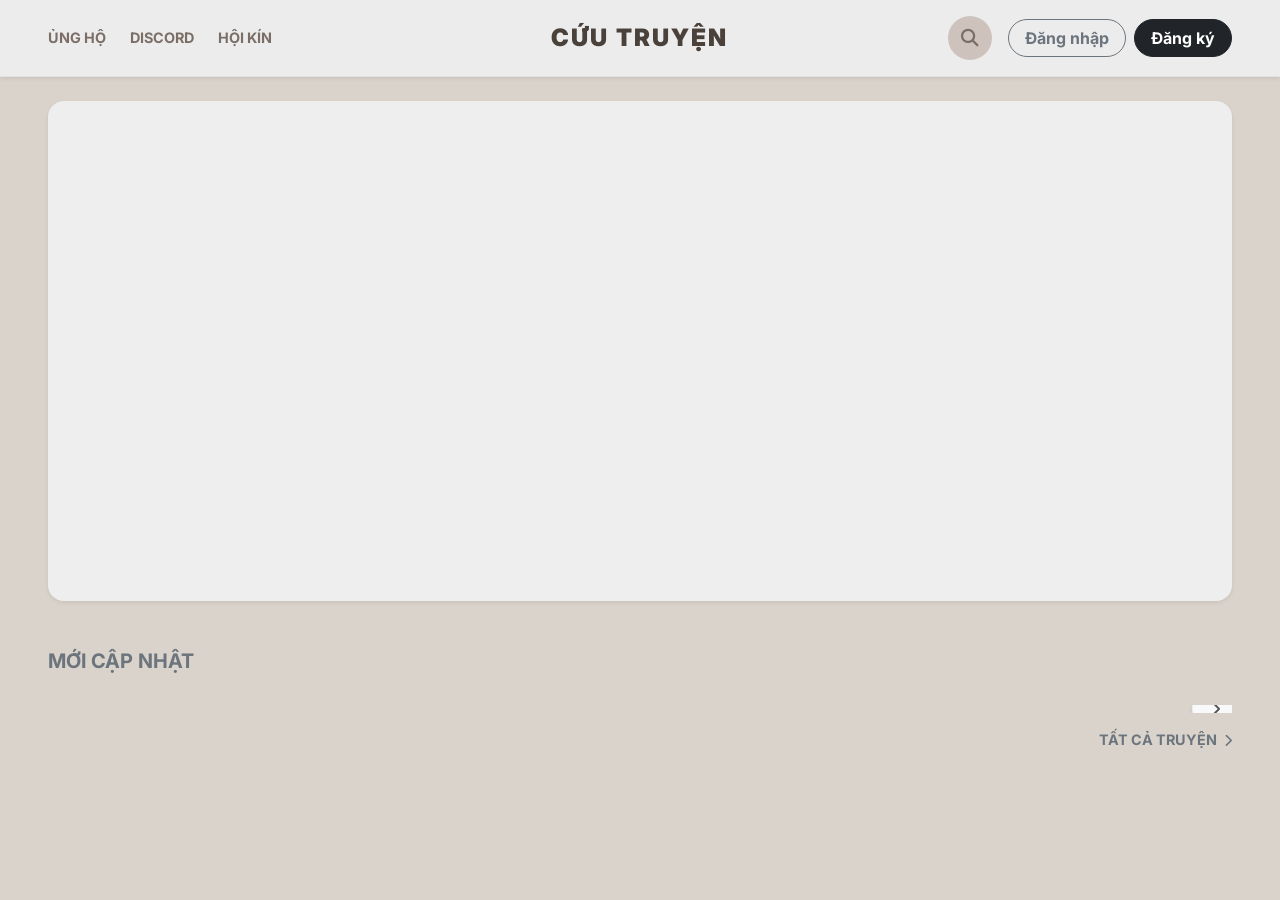
<file: frontend/index.html>
<!DOCTYPE html>
<html lang="vi">

<head>
    <meta charset="UTF-8">
    <meta name="viewport" content="width=1200">
    <meta name="description" content="Cứu Truyện - Trang đọc truyện tranh thư giãn">
    <title>Cứu Truyện - Trang chủ</title>

    <!-- Google Fonts: Inter -->
    <link rel="preconnect" href="https://fonts.googleapis.com">
    <link rel="preconnect" href="https://fonts.gstatic.com" crossorigin>
    <link href="https://fonts.googleapis.com/css2?family=Inter:wght@400;500;600;700;800&display=swap" rel="stylesheet">

    <!-- Bootstrap 5 CSS -->
    <link href="https://cdn.jsdelivr.net/npm/bootstrap@5.3.2/dist/css/bootstrap.min.css" rel="stylesheet">

    <!-- FontAwesome Icons -->
    <link rel="stylesheet" href="https://cdnjs.cloudflare.com/ajax/libs/font-awesome/6.4.2/css/all.min.css">

    <!-- SwiperJS CSS -->
    <link rel="stylesheet" href="https://cdn.jsdelivr.net/npm/swiper@10/swiper-bundle.min.css" />

    <!-- Custom CSS -->
    <link rel="stylesheet" href="assets/css/style.css">
</head>

<body>

    <header class="cuutruyen-header sticky-top pt-3 pb-3 shadow-sm">
        <div class="container-fluid px-5">
            <div class="row align-items-center">
                <!-- Navigation Left -->
                <div class="col-5 d-flex align-items-center gap-4 header-links">
                    <!-- Genres dropdown removed -->
                    <a href="#" class="text-decoration-none fw-bold">ỦNG HỘ</a>
                    <a href="#" class="text-decoration-none fw-bold">DISCORD</a>
                    <a href="#" class="text-decoration-none fw-bold text-uppercase d-none d-lg-block">Hội kín</a>
                    <a href="dang-truyen.html" id="navUploadManga" class="text-decoration-none fw-bold d-none">ĐĂNG
                        TRUYỆN</a>
                    <a href="quan-ly-nhom.html" id="navManageGroup" class="text-decoration-none fw-bold d-none">QUẢN LÝ
                        NHÓM</a>
                    <a href="quan-ly-he-thong.html" id="navSystemAdmin" class="text-decoration-none fw-bold d-none">QUẢN
                        TRỊ</a>
                </div>

                <!-- Logo Center -->
                <div class="col-2 text-center">
                    <a href="index.html"
                        class="text-decoration-none text-dark fs-4 fw-bold cuutruyen-logo text-uppercase">
                        Cứu Truyện
                    </a>
                </div>

                <!-- Action Icons Right -->
                <div class="col-5 d-flex justify-content-end align-items-center gap-3">
                    <button id="btnSearchToggle" class="btn-circular btn-icon"><i
                            class="fa-solid fa-magnifying-glass"></i></button>

                    <!-- Guest View -->
                    <div id="headerGuestView" class="d-flex align-items-center gap-2">
                        <button class="btn btn-outline-secondary fw-bold rounded-pill px-3" data-bs-toggle="modal"
                            data-bs-target="#loginModal">Đăng nhập</button>
                        <button class="btn btn-dark fw-bold rounded-pill px-3" data-bs-toggle="modal"
                            data-bs-target="#registerModal">Đăng ký</button>
                    </div>

                    <!-- User View -->
                    <div id="headerUserView" class="d-none align-items-center gap-3">
                        <button class="btn-circular btn-icon"><i class="fa-regular fa-bell"></i></button>
                        <div class="dropdown">
                            <button class="btn-circular btn-user fw-bold border-0" type="button"
                                data-bs-toggle="dropdown" aria-expanded="false">
                                <span id="headerAvatarText">U</span>
                            </button>
                            <ul class="dropdown-menu dropdown-menu-end shadow border-0 mt-2 rounded-3"
                                style="min-width: 220px;">
                                <li><a class="dropdown-item py-2 fw-medium" href="truyen-theo-doi.html">Truyện theo
                                        dõi</a></li>
                                <li><a class="dropdown-item py-2 fw-medium" href="truyen-da-doc.html">Truyện đã đọc</a>
                                </li>
                                <li><a class="dropdown-item py-2 fw-medium" href="vi.html">Ví của tôi</a></li>
                                <li><a class="dropdown-item py-2 fw-medium d-none" id="menuUploadManga"
                                        href="dang-truyen.html">Đăng truyện</a></li>
                                <li><a class="dropdown-item py-2 fw-medium" href="cai-dat.html">Cài đặt</a></li>
                                <li>
                                    <hr class="dropdown-divider">
                                </li>
                                <li><a class="dropdown-item py-2 text-danger fw-medium" id="btnLogout" href="#">Đăng
                                        xuất</a></li>
                            </ul>
                        </div>
                    </div>
                </div>
            </div>
        </div>
    </header>

    <main class="py-4">
        <div class="container-fluid px-5 mx-auto" style="max-width: 1400px;">
            <section class="hero-carousel-section mb-5 position-relative">
                <div class="swiper heroSwiper rounded-4 overflow-hidden shadow-sm">
                    <div class="swiper-wrapper">
                        <!-- Slides injected by JS -->
                        <div class="swiper-slide">
                            <div class="hero-slide-content" style="height: 500px; background: #eee;"></div>
                        </div>
                    </div>
                    <div class="swiper-pagination"></div>
                </div>
            </section>

            <section class="recently-updated-section mb-5 position-relative">
                <div class="d-flex justify-content-between align-items-center mb-4">
                    <h4 class="fw-bold fs-5 text-uppercase text-secondary section-title">MỚI CẬP NHẬT</h4>
                </div>
                <div class="swiper updatedSwiper pb-2">
                    <div class="swiper-wrapper" id="updatedMangaList">
                        <!-- Manga cards injected by JS -->
                    </div>
                    <div class="swiper-button-next text-secondary custom-swiper-nav shadow-sm bg-light rounded-circle">
                    </div>
                </div>
                <div class="d-flex justify-content-end mt-3">
                    <a href="truyen-moi.html" class="text-secondary fw-bold text-decoration-none"
                        style="font-size: 0.9rem;">
                        TẤT CẢ TRUYỆN <i class="fa-solid fa-chevron-right ms-1" style="font-size: 0.8rem;"></i>
                    </a>
                </div>
            </section>
        </div>
    </main>

    <!-- Search Overlay -->
    <div id="searchOverlay" class="search-overlay d-none">
        <div class="search-overlay-content container mx-auto" style="max-width: 800px; padding-top: 100px;">
            <div class="position-relative">
                <input type="text" id="liveSearchInput"
                    class="form-control form-control-lg py-3 px-4 rounded-3 shadow-sm" placeholder="Tìm kiếm...">
            </div>
        </div>
        <button id="closeSearchBtn" class="btn text-secondary position-absolute top-0 end-0 m-4 fs-2 border-0"><i
                class="fa-solid fa-xmark"></i></button>
    </div>

    <!-- Scripts -->
    <script src="https://cdn.jsdelivr.net/npm/bootstrap@5.3.2/dist/js/bootstrap.bundle.min.js"></script>
    <script src="https://cdn.jsdelivr.net/npm/swiper@10/swiper-bundle.min.js"></script>
    <script src="assets/js/api.js"></script>
    <script src="assets/js/script.js"></script>
    <script>
        document.addEventListener('DOMContentLoaded', async () => {
            const heroWrapper = document.querySelector('.heroSwiper .swiper-wrapper');
            const updatedWrapper = document.querySelector('.updatedSwiper .swiper-wrapper');

            try {
                const mangas = await ApiService.getMangas();

                // Banner
                const bannerMangas = mangas.slice(0, 3);
                heroWrapper.innerHTML = bannerMangas.map(m => `
                    <div class="swiper-slide">
                        <div class="hero-slide-content position-relative" style="background-image: url('${getImageUrl(m.coverUrl) || 'https://placehold.co/1400x500'}');">
                            <div class="hero-overlay"></div>
                            <div class="hero-info position-absolute bottom-0 start-0 p-5 text-white w-100">
                                <h2 class="fw-bold mb-3 fs-3">${m.title}</h2>
                                <p class="mb-4 text-white-50 lh-lg" style="max-width: 70%">${m.description || ''}</p>
                                <button class="btn btn-warning px-4 py-2 fw-bold" onclick="window.location.href='chi-tiet-truyen.html?id=${m.seriesId}'">XEM THÔNG TIN</button>
                            </div>
                        </div>
                    </div>
                `).join('');

                // Updated
                updatedWrapper.innerHTML = mangas.map(m => `
                    <div class="swiper-slide">
                        <div class="manga-card h-100">
                            <div class="card border-0 bg-transparent h-100">
                                <div class="manga-cover rounded-3 overflow-hidden shadow-sm mb-2" style="aspect-ratio: 3/4">
                                    <a href="chi-tiet-truyen.html?id=${m.seriesId}">
                                        <img src="${getImageUrl(m.coverUrl)}" class="w-100 h-100 object-fit-cover" loading="lazy">
                                    </a>
                                </div>
                                <h6 class="fw-bold text-truncate mb-1"><a href="chi-tiet-truyen.html?id=${m.seriesId}" class="text-dark text-decoration-none">${m.title}</a></h6>
                            </div>
                        </div>
                    </div>
                `).join('');

                initSwipers();
            } catch (err) {
                console.error("Home load error:", err);
            }
        });
    </script>
</body>

</html>
</file>
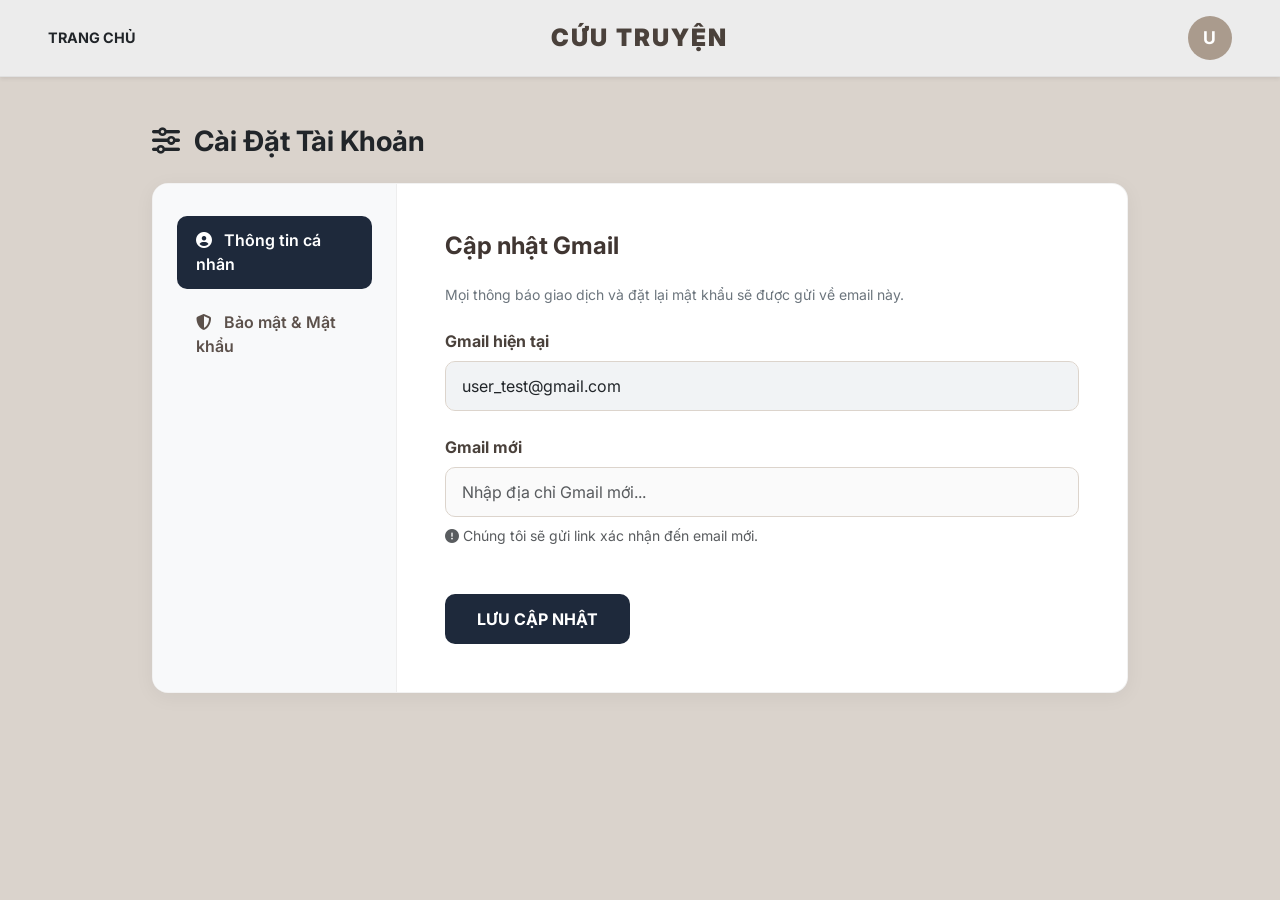
<file: frontend/cai-dat.html>
<!DOCTYPE html>
<html lang="vi">

<head>
    <meta charset="UTF-8">
    <meta name="viewport" content="width=1200">
    <meta name="description" content="Cứu Truyện - Cài Đặt Tài Khoản">
    <title>Cài Đặt - Cứu Truyện</title>

    <!-- Google Fonts: Inter -->
    <link rel="preconnect" href="https://fonts.googleapis.com">
    <link rel="preconnect" href="https://fonts.gstatic.com" crossorigin>
    <link href="https://fonts.googleapis.com/css2?family=Inter:wght@400;500;600;700;800&display=swap" rel="stylesheet">

    <!-- Bootstrap 5 CSS -->
    <link href="https://cdn.jsdelivr.net/npm/bootstrap@5.3.2/dist/css/bootstrap.min.css" rel="stylesheet">

    <!-- FontAwesome Icons -->
    <link rel="stylesheet" href="https://cdnjs.cloudflare.com/ajax/libs/font-awesome/6.4.2/css/all.min.css">

    <!-- Custom CSS -->
    <link rel="stylesheet" href="assets/css/style.css">
    <style>
        body {
            background-color: var(--primary-bg);
        }
        .settings-container {
            background-color: #fff;
            border-radius: 16px;
            box-shadow: 0 4px 20px rgba(0,0,0,0.05);
            overflow: hidden;
            border: 1px solid rgba(0,0,0,0.05);
        }
        .settings-sidebar {
            background-color: #f8f9fa;
            border-right: 1px solid #eee;
            padding: 2rem 1.5rem;
        }
        .settings-content {
            padding: 3rem;
        }
        .nav-pills .nav-link {
            color: #5c514b;
            font-weight: 600;
            padding: 0.8rem 1.2rem;
            border-radius: 10px;
            margin-bottom: 0.5rem;
            transition: all 0.2s;
        }
        .nav-pills .nav-link.active {
            background-color: #1e293b;
            color: #fff;
        }
        .nav-pills .nav-link:hover:not(.active) {
            background-color: #e9ecef;
        }
        .form-label {
            font-weight: 700;
            color: #4a413b;
            margin-bottom: 0.5rem;
        }
        .custom-input {
            padding: 0.75rem 1rem;
            border-radius: 10px;
            border: 1.5px solid #dcd4cc;
            background-color: #fafafa;
        }
        .custom-input:focus {
            border-color: #f7a928;
            box-shadow: 0 0 0 0.25rem rgba(247, 169, 40, 0.1);
            background-color: #fff;
        }
        .btn-save {
            background-color: #1e293b;
            color: #fff;
            font-weight: 700;
            padding: 0.8rem 2rem;
            border-radius: 10px;
            border: none;
            transition: transform 0.2s;
        }
        .btn-save:hover {
            background-color: #0f172a;
            transform: translateY(-2px);
        }
    </style>
</head>

<body>
    <!-- Header (Giữ nguyên) -->
    <header class="cuutruyen-header sticky-top pt-3 pb-3 shadow-sm">
        <div class="container-fluid px-5">
            <div class="row align-items-center">
                <div class="col-5 d-flex align-items-center gap-4 header-links">
                    <a href="index.html" class="text-decoration-none fw-bold text-dark">TRANG CHỦ</a>
                    <a href="dang-truyen.html" id="navUploadManga" class="text-decoration-none fw-bold d-none">ĐĂNG TRUYỆN</a>
                    <a href="quan-ly-nhom.html" id="navManageGroup" class="text-decoration-none fw-bold d-none">QUẢN LÝ NHÓM</a>
                    <a href="quan-ly-he-thong.html" id="navSystemAdmin" class="text-decoration-none fw-bold d-none">QUẢN TRỊ HỆ THỐNG</a>
                </div>
                <div class="col-2 text-center">
                    <a href="index.html" class="text-decoration-none text-dark fs-4 fw-bold cuutruyen-logo">CỨU TRUYỆN</a>
                </div>
                <div class="col-5 d-flex justify-content-end align-items-center gap-3">
                    <div id="headerUserView" class="d-flex align-items-center gap-3">
                        <div class="dropdown">
                            <button class="btn-circular btn-user fw-bold border-0" type="button" data-bs-toggle="dropdown" aria-expanded="false">
                                <span id="headerAvatarText">U</span>
                            </button>
                            <ul class="dropdown-menu dropdown-menu-end shadow border-0 mt-2 rounded-3">
                                <li><a class="dropdown-item py-2 fw-medium" href="truyen-theo-doi.html">Truyện theo dõi</a></li>
                                <li><a class="dropdown-item py-2 fw-medium" href="vi.html">Ví</a></li>
                                <li><a class="dropdown-item py-2 fw-medium" href="cai-dat.html">Cài đặt</a></li>
                                <li><hr class="dropdown-divider"></li>
                                <li><a class="dropdown-item py-2 text-danger fw-medium" id="btnLogout" href="#">Đăng xuất</a></li>
                            </ul>
                        </div>
                    </div>
                </div>
            </div>
        </div>
    </header>

    <main class="py-5">
        <div class="container mx-auto" style="max-width: 1000px;">
            <h2 class="fw-bold fs-3 text-dark mb-4"><i class="fa-solid fa-sliders me-2"></i> Cài Đặt Tài Khoản</h2>
            
            <div class="settings-container d-flex">
                <!-- Sidebar -->
                <div class="settings-sidebar col-3">
                    <div class="nav flex-column nav-pills" id="settings-tabs" role="tablist" aria-orientation="vertical">
                        <button class="nav-link active text-start" id="profile-tab" data-bs-toggle="pill" data-bs-target="#profile" type="button" role="tab">
                            <i class="fa-solid fa-user-circle me-2"></i> Thông tin cá nhân
                        </button>
                        <button class="nav-link text-start" id="security-tab" data-bs-toggle="pill" data-bs-target="#security" type="button" role="tab">
                            <i class="fa-solid fa-shield-halved me-2"></i> Bảo mật & Mật khẩu
                        </button>
                    </div>
                </div>

                <!-- Content Area -->
                <div class="settings-content col-9">
                    <div class="tab-content" id="settings-tabsContent">
                        <!-- Tab: Thông tin cá nhân -->
                        <div class="tab-pane fade show active" id="profile" role="tabpanel" aria-labelledby="profile-tab">
                            <h4 class="fw-bold mb-4">Cập nhật Gmail</h4>
                            <p class="text-secondary small mb-4">Mọi thông báo giao dịch và đặt lại mật khẩu sẽ được gửi về email này.</p>
                            
                            <form>
                                <div class="mb-4">
                                    <label class="form-label">Gmail hiện tại</label>
                                    <input type="email" class="form-control custom-input" value="user_test@gmail.com" readonly style="background-color: #f1f3f5;">
                                </div>
                                <div class="mb-5">
                                    <label class="form-label">Gmail mới</label>
                                    <input type="email" class="form-control custom-input" placeholder="Nhập địa chỉ Gmail mới...">
                                    <div class="form-text mt-2"><i class="fa-solid fa-circle-exclamation"></i> Chúng tôi sẽ gửi link xác nhận đến email mới.</div>
                                </div>
                                <button type="button" class="btn-save" onclick="alert('Đã gửi yêu cầu xác nhận đến Gmail mới!')">LƯU CẬP NHẬT</button>
                            </form>
                        </div>

                        <!-- Tab: Bảo mật -->
                        <div class="tab-pane fade" id="security" role="tabpanel" aria-labelledby="security-tab">
                            <h4 class="fw-bold mb-4">Thay đổi mật khẩu</h4>
                            <p class="text-secondary small mb-4">Bạn nên sử dụng mật khẩu mạnh bao gồm chữ hoa, chữ thường và chữ số.</p>
                            
                            <form>
                                <div class="mb-3">
                                    <label class="form-label">Mật khẩu hiện tại</label>
                                    <input type="password" class="form-control custom-input" placeholder="••••••••">
                                </div>
                                <div class="mb-3">
                                    <label class="form-label">Mật khẩu mới</label>
                                    <input type="password" class="form-control custom-input" placeholder="Nhập mật khẩu mới">
                                </div>
                                <div class="mb-5">
                                    <label class="form-label">Xác nhận mật khẩu mới</label>
                                    <input type="password" class="form-control custom-input" placeholder="Nhập lại mật khẩu mới">
                                </div>
                                <button type="button" class="btn-save" onclick="alert('Đã đổi mật khẩu thành công!')">CẬP NHẬT MẬT KHẨU</button>
                            </form>
                        </div>
                    </div>
                </div>
            </div>
        </div>
    </main>

    <!-- Bootstrap 5 JS -->
    <script src="https://cdn.jsdelivr.net/npm/bootstrap@5.3.2/dist/js/bootstrap.bundle.min.js"></script>
    <script src="assets/js/script.js"></script>
</body>

</html>
</file>
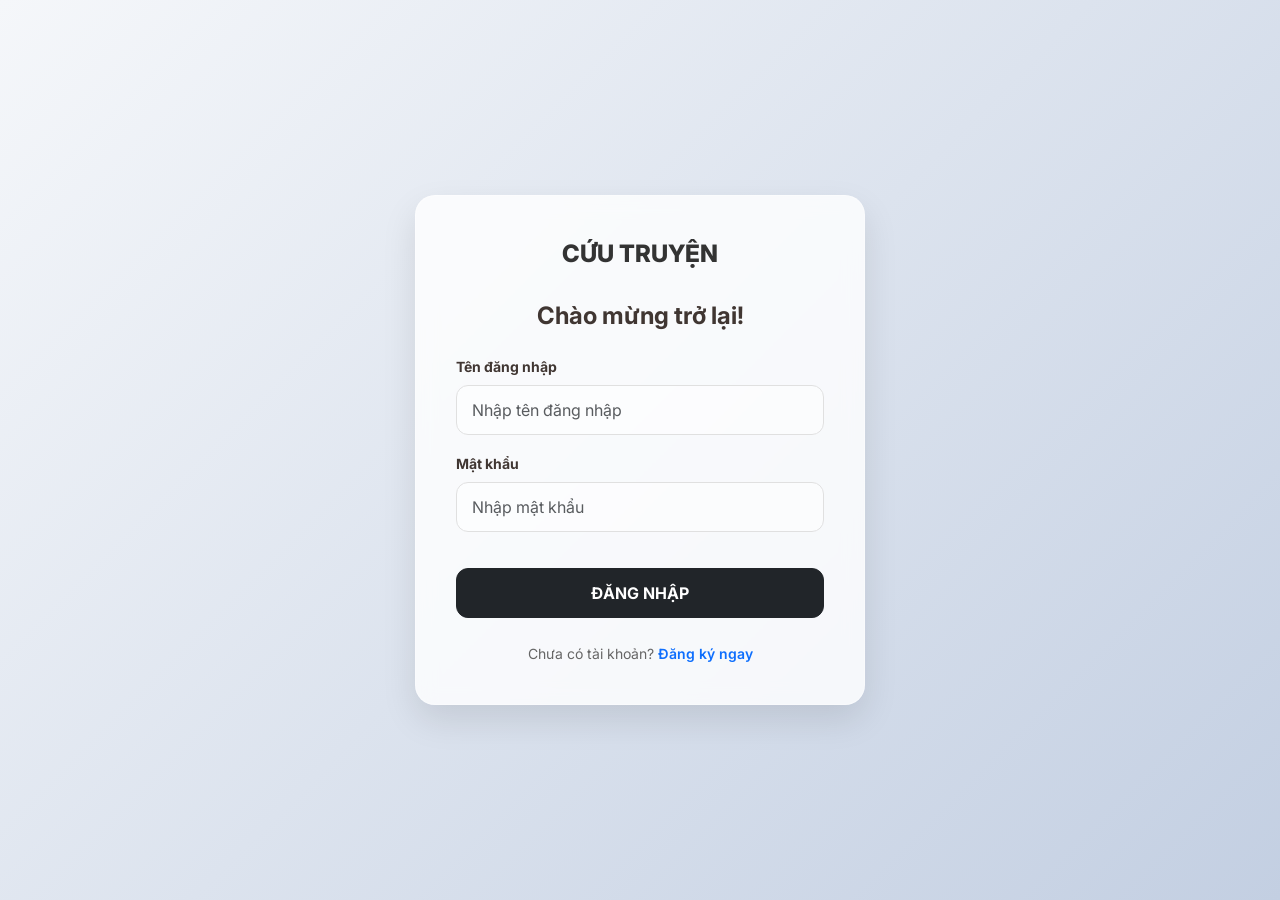
<file: frontend/dang-nhap.html>
<!DOCTYPE html>
<html lang="vi">
<head>
    <meta charset="UTF-8">
    <meta name="viewport" content="width=device-width, initial-scale=1.0">
    <title>Đăng nhập | Cứu Truyện</title>
    <!-- Google Fonts: Inter -->
    <link href="https://fonts.googleapis.com/css2?family=Inter:wght@400;500;600;700&display=swap" rel="stylesheet">
    <!-- Bootstrap 5 CSS -->
    <link href="https://cdn.jsdelivr.net/npm/bootstrap@5.3.2/dist/css/bootstrap.min.css" rel="stylesheet">
    <!-- FontAwesome -->
    <link rel="stylesheet" href="https://cdnjs.cloudflare.com/ajax/libs/font-awesome/6.4.2/css/all.min.css">
    <link rel="stylesheet" href="assets/css/style.css">
    <style>
        body {
            background: linear-gradient(135deg, #f5f7fa 0%, #c3cfe2 100%);
            min-height: 100vh;
            display: flex;
            align-items: center;
            justify-content: center;
            font-family: 'Inter', sans-serif;
        }
        .auth-card {
            background: rgba(255, 255, 255, 0.8);
            backdrop-filter: blur(10px);
            border: 1px solid rgba(255, 255, 255, 0.3);
            border-radius: 20px;
            box-shadow: 0 15px 35px rgba(0,0,0,0.1);
            width: 100%;
            max-width: 450px;
            padding: 40px;
            transition: all 0.3s ease;
        }
        .auth-logo {
            font-size: 24px;
            font-weight: 800;
            color: #333;
            text-decoration: none;
            display: block;
            margin-bottom: 30px;
            text-align: center;
        }
        .form-control {
            border-radius: 12px;
            padding: 12px 15px;
            border: 1px solid #e0e0e0;
            background: rgba(255, 255, 255, 0.5);
        }
        .form-control:focus {
            box-shadow: 0 0 0 0.25rem rgba(13, 110, 253, 0.15);
            border-color: #0d6efd;
            background: #fff;
        }
        .btn-auth {
            border-radius: 12px;
            padding: 12px;
            font-weight: 700;
            width: 100%;
            margin-top: 20px;
            transition: all 0.2s;
        }
        .auth-switch {
            text-align: center;
            margin-top: 25px;
            font-size: 14px;
            color: #666;
        }
        .auth-switch a {
            color: #0d6efd;
            text-decoration: none;
            font-weight: 600;
        }
        #registerForm { display: none; }
    </style>
</head>
<body>

    <div class="auth-card">
        <a href="index.html" class="auth-logo">CỨU TRUYỆN</a>
        
        <!-- Login Form -->
        <form id="loginForm">
            <h4 class="fw-bold mb-4 text-center">Chào mừng trở lại!</h4>
            <div class="mb-3">
                <label class="form-label small fw-bold">Tên đăng nhập</label>
                <input type="text" class="form-control" name="username" placeholder="Nhập tên đăng nhập" required>
            </div>
            <div class="mb-3">
                <label class="form-label small fw-bold">Mật khẩu</label>
                <input type="password" class="form-control" name="password" placeholder="Nhập mật khẩu" required>
            </div>
            <button type="submit" class="btn btn-dark btn-auth">ĐĂNG NHẬP</button>
            <div class="auth-switch">
                Chưa có tài khoản? <a href="#" onclick="toggleAuth('register')">Đăng ký ngay</a>
            </div>
        </form>

        <!-- Register Form -->
        <form id="registerForm">
            <h4 class="fw-bold mb-4 text-center">Tạo tài khoản mới</h4>
            <div class="mb-3">
                <label class="form-label small fw-bold">Tên đăng nhập</label>
                <input type="text" class="form-control" name="username" placeholder="Ví dụ: bachtuoc2k" required>
            </div>
            <div class="mb-3">
                <label class="form-label small fw-bold">Email</label>
                <input type="email" class="form-control" name="email" placeholder="email@vi-du.com" required>
            </div>
            <div class="mb-3">
                <label class="form-label small fw-bold">Tên hiển thị</label>
                <input type="text" class="form-control" name="displayName" placeholder="Ví dụ: Bạch Tuộc Cute" required>
            </div>
            <div class="mb-3">
                <label class="form-label small fw-bold">Mật khẩu</label>
                <input type="password" class="form-control" name="password" placeholder="Tối thiểu 6 ký tự" required>
            </div>
            <button type="submit" class="btn btn-primary btn-auth">ĐĂNG KÝ</button>
            <div class="auth-switch">
                Đã có tài khoản? <a href="#" onclick="toggleAuth('login')">Đăng nhập</a>
            </div>
        </form>
    </div>

    <script src="assets/js/api.js"></script>
    <script>
        function toggleAuth(type) {
            const loginForm = document.getElementById('loginForm');
            const registerForm = document.getElementById('registerForm');
            if (type === 'register') {
                loginForm.style.display = 'none';
                registerForm.style.display = 'block';
                document.title = "Đăng ký | Cứu Truyện";
            } else {
                loginForm.style.display = 'block';
                registerForm.style.display = 'none';
                document.title = "Đăng nhập | Cứu Truyện";
            }
        }

        // Handle Login
        document.getElementById('loginForm').addEventListener('submit', async (e) => {
            e.preventDefault();
            const formData = new FormData(e.target);
            const data = Object.fromEntries(formData);
            
            try {
                const res = await window.ApiService.login(data.username, data.password);
                localStorage.setItem('token', res.token);
                localStorage.setItem('user', JSON.stringify(res));
                window.location.href = 'index.html';
            } catch (err) {
                alert('Đăng nhập thất bại: ' + (err.message || 'Lỗi kết nối'));
            }
        });

        // Handle Register
        document.getElementById('registerForm').addEventListener('submit', async (e) => {
            e.preventDefault();
            const formData = new FormData(e.target);
            const data = Object.fromEntries(formData);
            
            try {
                await window.ApiService.register(data);
                alert('Đăng ký thành công! Hãy đăng nhập để tiếp tục.');
                toggleAuth('login');
            } catch (err) {
                alert('Đăng ký thất bại: ' + (err.message || 'Lỗi đã xảy ra'));
            }
        });
    </script>
</body>
</html>
</file>
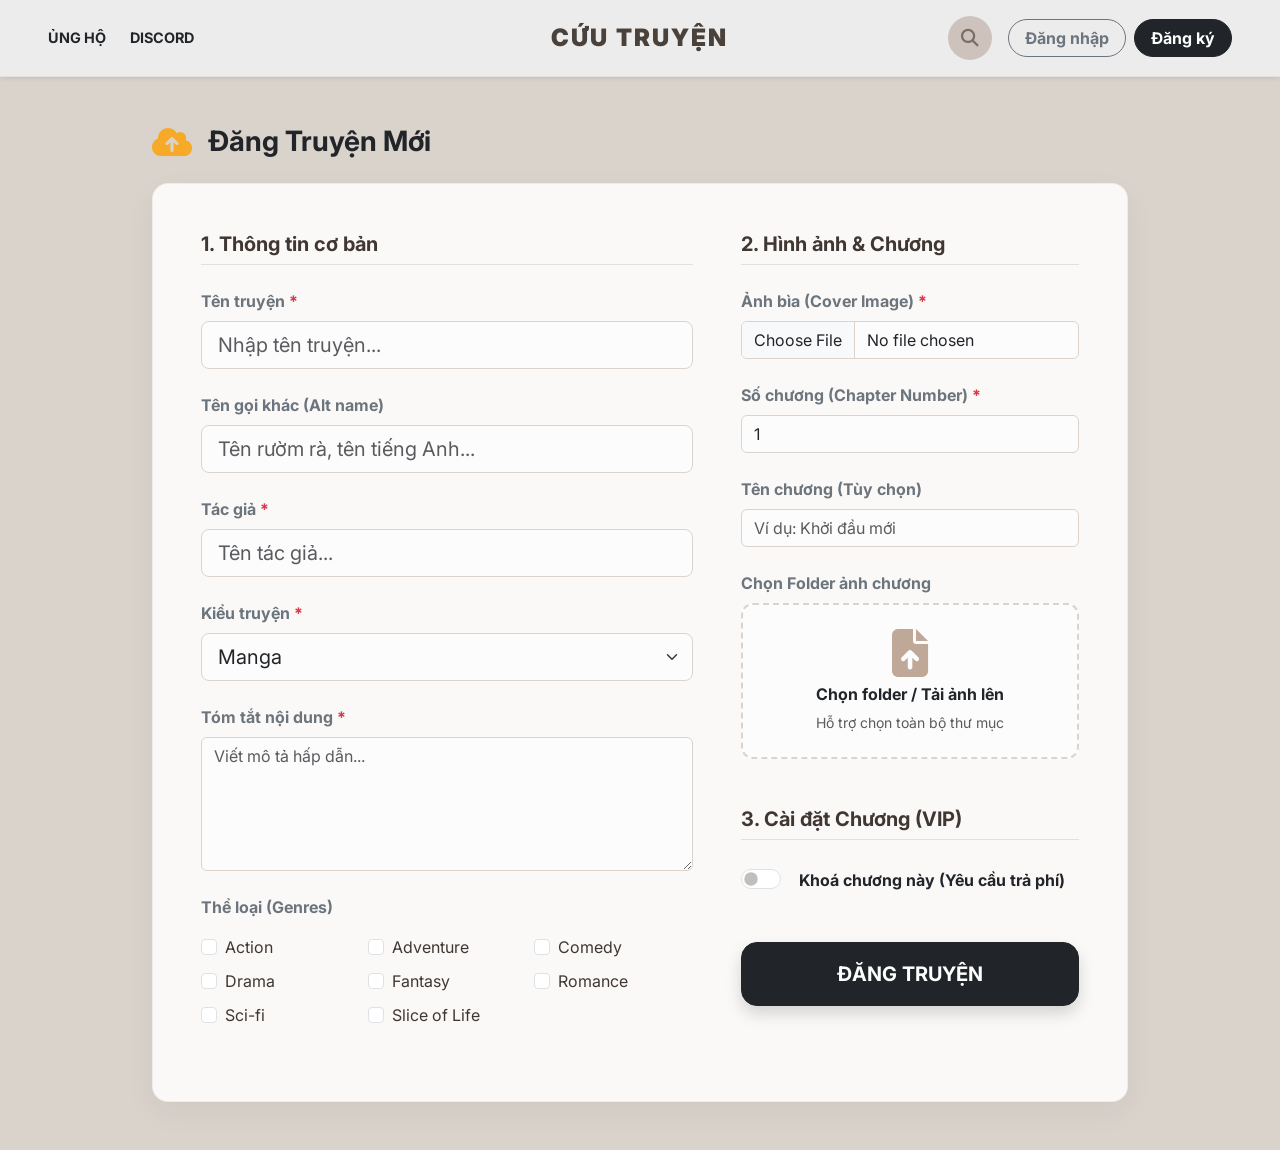
<file: frontend/dang-truyen.html>
<!DOCTYPE html>
<html lang="vi">

<head>
    <meta charset="UTF-8">
    <meta name="viewport" content="width=1200">
    <meta name="description" content="Cứu Truyện - Đăng Truyện">
    <title>Cứu Truyện - Đăng Truyện</title>

    <!-- Google Fonts: Inter -->
    <link rel="preconnect" href="https://fonts.googleapis.com">
    <link rel="preconnect" href="https://fonts.gstatic.com" crossorigin>
    <link href="https://fonts.googleapis.com/css2?family=Inter:wght@400;500;600;700;800&display=swap" rel="stylesheet">

    <!-- Bootstrap 5 CSS -->
    <link href="https://cdn.jsdelivr.net/npm/bootstrap@5.3.2/dist/css/bootstrap.min.css" rel="stylesheet">

    <!-- FontAwesome Icons -->
    <link rel="stylesheet" href="https://cdnjs.cloudflare.com/ajax/libs/font-awesome/6.4.2/css/all.min.css">

    <!-- Custom CSS -->
    <link rel="stylesheet" href="assets/css/style.css">
    <style>
        body {
            background-color: var(--primary-bg);
        }

        .upload-card {
            background-color: rgba(255, 255, 255, 0.85);
            border-radius: 16px;
            box-shadow: 0 10px 30px rgba(0, 0, 0, 0.05);
            border: 1px solid rgba(0, 0, 0, 0.05);
        }

        .drop-zone {
            border: 2px dashed #a2bdf8;
            border-radius: 12px;
            background-color: #f8fafe;
            transition: all 0.2s ease;
            cursor: pointer;
            text-align: center;
        }

        .drop-zone:hover {
            background-color: #ebf1fe;
            border-color: #6a95f3;
        }

        .drop-zone-icon {
            font-size: 3rem;
            color: #6a95f3;
        }

        .custom-input {
            background-color: rgba(255, 255, 255, 0.6);
            border: 1px solid #dcd4cc;
        }

        .custom-input:focus {
            border-color: #f7a928;
            box-shadow: 0 0 0 0.25rem rgba(247, 169, 40, 0.25);
            background-color: #fff;
        }

        .form-check-input:checked {
            background-color: #f7a928;
            border-color: #f7a928;
        }
    </style>
</head>

<body>
    <!-- Bắt đầu Header -->
    <header class="cuutruyen-header sticky-top pt-3 pb-3 shadow-sm">
        <div class="container-fluid px-5">
            <div class="row align-items-center">
                <!-- Navigation Left -->
                <div class="col-5 d-flex align-items-center gap-4 header-links">
                    <!-- Genres dropdown removed -->
                    <a href="#" class="text-decoration-none fw-bold text-dark text-uppercase">Ủng hộ</a>
                    <a href="#" class="text-decoration-none fw-bold text-dark text-uppercase">Discord</a>
                    <a href="dang-truyen.html" id="navUploadManga"
                        class="text-decoration-none fw-bold text-dark d-none text-uppercase">Đăng truyện</a>
                    <a href="quan-ly-nhom.html" id="navManageGroup"
                        class="text-decoration-none fw-bold text-dark d-none text-uppercase">Quản lý nhóm</a>
                    <a href="quan-ly-he-thong.html" id="navSystemAdmin"
                        class="text-decoration-none fw-bold text-dark d-none text-uppercase">Quản trị</a>
                </div>

                <!-- Logo Center -->
                <div class="col-2 text-center">
                    <a href="index.html"
                        class="text-decoration-none text-dark fs-4 fw-bold cuutruyen-logo text-uppercase">
                        Cứu Truyện
                    </a>
                </div>

                <!-- Action Icons Right -->
                <div class="col-5 d-flex justify-content-end align-items-center gap-3">
                    <button id="btnSearchToggle" class="btn-circular btn-icon"><i
                            class="fa-solid fa-magnifying-glass"></i></button>

                    <!-- Guest View -->
                    <div id="headerGuestView" class="d-flex align-items-center gap-2">
                        <button class="btn btn-outline-secondary fw-bold rounded-pill px-3" data-bs-toggle="modal"
                            data-bs-target="#loginModal">Đăng nhập</button>
                        <button class="btn btn-dark fw-bold rounded-pill px-3" data-bs-toggle="modal"
                            data-bs-target="#registerModal">Đăng ký</button>
                    </div>

                    <!-- User View -->
                    <div id="headerUserView" class="d-none align-items-center gap-3">
                        <button class="btn-circular btn-icon"><i class="fa-regular fa-bell"></i></button>
                        <div class="dropdown">
                            <button class="btn-circular btn-user fw-bold border-0" type="button"
                                data-bs-toggle="dropdown" aria-expanded="false">
                                <span id="headerAvatarText">U</span>
                            </button>
                            <ul class="dropdown-menu dropdown-menu-end shadow border-0 mt-2 rounded-3"
                                style="min-width: 220px;">
                                <li><a class="dropdown-item py-2 fw-medium" href="truyen-theo-doi.html">Truyện theo
                                        dõi</a></li>
                                <li><a class="dropdown-item py-2 fw-medium" href="truyen-da-doc.html">Truyện đã đọc</a>
                                </li>
                                <li><a class="dropdown-item py-2 fw-medium" href="vi.html">Ví của tôi</a></li>
                                <li><a class="dropdown-item py-2 fw-medium d-none" id="menuUploadManga"
                                        href="dang-truyen.html">Đăng truyện</a></li>
                                <li><a class="dropdown-item py-2 fw-medium" href="cai-dat.html">Cài đặt</a></li>
                                <li>
                                    <hr class="dropdown-divider">
                                </li>
                                <li><a class="dropdown-item py-2 text-danger fw-medium" id="btnLogout" href="#">Đăng
                                        xuất</a></li>
                            </ul>
                        </div>
                    </div>
                </div>
            </div>
        </div>
    </header>

    <main class="py-5">
        <div class="container mx-auto" style="max-width: 1000px;">
            <div class="d-flex align-items-center mb-4">
                <i class="fa-solid fa-cloud-arrow-up fs-2 me-3" style="color: #f7a928;"></i>
                <h2 class="fw-bold fs-3 text-dark mb-0">Đăng Truyện Mới</h2>
            </div>

            <div class="upload-card p-5">
                <form id="uploadMangaForm">
                    <div class="row g-5">
                        <!-- Left Column: Info -->
                        <div class="col-7">
                            <h5 class="fw-bold mb-4 border-bottom pb-2">1. Thông tin cơ bản</h5>

                            <div class="mb-4">
                                <label class="form-label fw-bold text-secondary">Tên truyện <span
                                        class="text-danger">*</span></label>
                                <input type="text" id="mangaTitle" class="form-control form-control-lg custom-input"
                                    placeholder="Nhập tên truyện...">
                            </div>

                            <div class="mb-4">
                                <label class="form-label fw-bold text-secondary">Tên gọi khác (Alt name)</label>
                                <input type="text" id="mangaAltTitle" class="form-control form-control-lg custom-input"
                                    placeholder="Tên rườm rà, tên tiếng Anh...">
                            </div>

                            <div class="mb-4">
                                <label class="form-label fw-bold text-secondary">Tác giả <span
                                        class="text-danger">*</span></label>
                                <input type="text" id="mangaAuthor" class="form-control form-control-lg custom-input"
                                    placeholder="Tên tác giả...">
                            </div>

                            <div class="mb-4">
                                <label class="form-label fw-bold text-secondary">Kiểu truyện <span
                                        class="text-danger">*</span></label>
                                <select id="mangaType" class="form-select form-select-lg custom-input">
                                    <option value="manga">Manga</option>
                                    <option value="manhwa">Manhwa</option>
                                    <option value="manhua">Manhua</option>
                                    <option value="comic">Comic</option>
                                </select>
                            </div>

                            <div class="mb-4">
                                <label class="form-label fw-bold text-secondary">Tóm tắt nội dung <span
                                        class="text-danger">*</span></label>
                                <textarea id="mangaDesc" class="form-control custom-input" rows="5"
                                    placeholder="Viết mô tả hấp dẫn..."></textarea>
                            </div>

                            <div class="mb-4">
                                <label class="form-label fw-bold text-secondary mb-3">Thể loại (Genres)</label>
                                <div class="row g-2">
                                    <div class="col-4">
                                        <div class="form-check"><input class="form-check-input genre-checkbox"
                                                type="checkbox" value="Action" id="t1"><label class="form-check-label"
                                                for="t1">Action</label></div>
                                    </div>
                                    <div class="col-4">
                                        <div class="form-check"><input class="form-check-input genre-checkbox"
                                                type="checkbox" value="Adventure" id="t2"><label
                                                class="form-check-label" for="t2">Adventure</label></div>
                                    </div>
                                    <div class="col-4">
                                        <div class="form-check"><input class="form-check-input genre-checkbox"
                                                type="checkbox" value="Comedy" id="t3"><label class="form-check-label"
                                                for="t3">Comedy</label></div>
                                    </div>
                                    <div class="col-4">
                                        <div class="form-check"><input class="form-check-input genre-checkbox"
                                                type="checkbox" value="Drama" id="t4"><label class="form-check-label"
                                                for="t4">Drama</label></div>
                                    </div>
                                    <div class="col-4">
                                        <div class="form-check"><input class="form-check-input genre-checkbox"
                                                type="checkbox" value="Fantasy" id="t5"><label class="form-check-label"
                                                for="t5">Fantasy</label></div>
                                    </div>
                                    <div class="col-4">
                                        <div class="form-check"><input class="form-check-input genre-checkbox"
                                                type="checkbox" value="Romance" id="t6"><label class="form-check-label"
                                                for="t6">Romance</label></div>
                                    </div>
                                    <div class="col-4">
                                        <div class="form-check"><input class="form-check-input genre-checkbox"
                                                type="checkbox" value="Sci-fi" id="t7"><label class="form-check-label"
                                                for="t7">Sci-fi</label></div>
                                    </div>
                                    <div class="col-4">
                                        <div class="form-check"><input class="form-check-input genre-checkbox"
                                                type="checkbox" value="Slice of Life" id="t8"><label
                                                class="form-check-label" for="t8">Slice of Life</label></div>
                                    </div>

                                </div>
                            </div>
                        </div>
                        <div class="col-5">
                            <h5 class="fw-bold mb-4 border-bottom pb-2">2. Hình ảnh & Chương</h5>

                            <label class="form-label fw-bold text-secondary">Ảnh bìa (Cover Image) <span
                                    class="text-danger">*</span></label>
                            <input type="file" id="mangaCoverFile" class="form-control mb-4 custom-input"
                                accept="image/*">

                            <div class="mb-4">
                                <label class="form-label fw-bold text-secondary">Số chương (Chapter Number) <span
                                        class="text-danger">*</span></label>
                                <input type="number" id="chapterNumber" class="form-control custom-input" value="1"
                                    step="0.1">
                            </div>

                            <div class="mb-4">
                                <label class="form-label fw-bold text-secondary">Tên chương (Tùy chọn)</label>
                                <input type="text" id="chapterTitle" class="form-control custom-input"
                                    placeholder="Ví dụ: Khởi đầu mới">
                            </div>

                            <label class="form-label fw-bold text-secondary">Chọn Folder ảnh chương</label>
                            <input type="file" id="folderInput" webkitdirectory directory multiple class="d-none">
                            <div class="drop-zone p-4 mb-4" id="folderDropZone"
                                style="border-color: #dcd4cc; background-color: rgba(255,255,255,0.5);">
                                <i class="fa-solid fa-file-arrow-up drop-zone-icon mb-2" style="color: #bfa897;"></i>
                                <h6 class="fw-bold text-dark" id="dropZoneText">Chọn folder / Tải ảnh lên</h6>
                                <p class="text-muted small mb-0" id="fileCountText">Hỗ trợ chọn toàn bộ thư mục</p>
                            </div>

                            <h5 class="fw-bold mb-4 mt-5 border-bottom pb-2">3. Cài đặt Chương (VIP)</h5>

                            <div class="mb-3 form-check form-switch fs-5">
                                <input class="form-check-input" type="checkbox" role="switch" id="lockChapterSwitch"
                                    onchange="togglePriceInput(this)">
                                <label class="form-check-label fw-bold ms-2 fs-6 text-dark" for="lockChapterSwitch">Khoá
                                    chương này (Yêu cầu trả phí)</label>
                            </div>

                            <div class="mb-3 d-none" id="priceInputGroup">
                                <label class="form-label fw-bold text-secondary">Giá tiền (Xu) <span
                                        class="text-danger">*</span></label>
                                <div class="input-group input-group-lg">
                                    <span class="input-group-text bg-white border-end-0"><i
                                            class="fa-solid fa-coins text-warning"></i></span>
                                    <input type="number" id="chapterPrice"
                                        class="form-control border-start-0 ps-0 custom-input"
                                        placeholder="Nhập số Xu... (VD: 10)" value="0">
                                </div>
                                <div class="form-text mt-2"><i class="fa-solid fa-circle-info"></i> Số Xu này sẽ được
                                    cộng trực tiếp vào Số dư Ví của bạn khi có người xem mở khoá.</div>
                            </div>

                            <div class="d-grid mt-5">
                                <button type="button" id="btnUploadManga"
                                    class="btn btn-dark btn-lg fw-bold rounded-4 py-3 shadow">ĐĂNG TRUYỆN</button>
                            </div>
                        </div>
                    </div>
                </form>
            </div>
        </div>
    </main>

    <!-- Search Overlay -->
    <div id="searchOverlay" class="search-overlay d-none">
        <div class="search-overlay-content container mx-auto" style="max-width: 800px; padding-top: 100px;">
            <div class="position-relative">
                <input type="text" id="liveSearchInput"
                    class="form-control form-control-lg py-3 px-4 rounded-3 shadow-sm"
                    style="font-size: 1.15rem; border: 2px solid #a2bdf8;" placeholder="Tìm kiếm...">
                <div class="d-flex justify-content-end mt-2">
                    <a href="search.html" class="text-secondary fw-bold text-decoration-none"
                        style="font-size: 0.85rem;">Tìm kiếm nâng cao</a>
                </div>
            </div>
            <div id="searchResults"
                class="search-results-dropdown bg-white rounded-3 shadow-lg mt-3 overflow-hidden d-none">
                <div class="list-group list-group-flush" id="searchResultList"></div>
                <div class="bg-light p-3 border-top pb-2">
                    <a href="search.html" class="text-secondary text-decoration-none fw-bold"
                        style="font-size: 0.85rem;" id="searchAllText">Tìm tất cả kết quả cho từ khóa</a>
                </div>
            </div>
        </div>
        <button id="closeSearchBtn" class="btn text-secondary position-absolute top-0 end-0 m-4 fs-2 border-0"><i
                class="fa-solid fa-xmark"></i></button>
    </div>

    <!-- Bootstrap 5 JS -->
    <script src="https://cdn.jsdelivr.net/npm/bootstrap@5.3.2/dist/js/bootstrap.bundle.min.js"></script>
    <script src="assets/js/api.js"></script>
    <script src="assets/js/script.js"></script>
    <script>
        document.addEventListener('DOMContentLoaded', () => {
            const btnUpload = document.getElementById('btnUploadManga');
            const folderInput = document.getElementById('folderInput');
            const folderDropZone = document.getElementById('folderDropZone');
            const dropZoneText = document.getElementById('dropZoneText');
            const fileCountText = document.getElementById('fileCountText');

            let selectedFiles = [];

            folderDropZone.addEventListener('click', () => folderInput.click());

            folderInput.addEventListener('change', (e) => {
                selectedFiles = Array.from(e.target.files).filter(f => f.type.startsWith('image/'));
                if (selectedFiles.length > 0) {
                    dropZoneText.textContent = `Đã chọn ${selectedFiles.length} ảnh`;
                    fileCountText.textContent = "Click để thay đổi thư mục";
                }
            });

            btnUpload.addEventListener('click', async () => {
                const user = JSON.parse(localStorage.getItem('user'));
                if (!user || !['admin', 'uploader', 'translator'].includes(user.role)) {
                    alert("Bạn không có quyền thực hiện chức năng này!");
                    return;
                }

                if (selectedFiles.length === 0) {
                    alert("Vui lòng chọn folder ảnh chương!");
                    return;
                }

                // Get cover file
                const coverFileInput = document.getElementById('mangaCoverFile');
                const coverFile = coverFileInput.files[0];

                if (!coverFile) {
                    alert("Vui lòng chọn ảnh bìa truyện!");
                    return;
                }

                const mangaData = {
                    title: document.getElementById('mangaTitle').value,
                    alternativeTitle: document.getElementById('mangaAltTitle').value,
                    description: document.getElementById('mangaDesc').value,
                    seriesType: document.getElementById('mangaType').value,
                    status: 'ongoing',
                    ageRating: 'all'
                };

                if (!mangaData.title || !mangaData.description) {
                    alert("Vui lòng điền đầy đủ thông tin truyện!");
                    return;
                }

                try {
                    btnUpload.disabled = true;
                    btnUpload.textContent = "ĐANG XỬ LÝ...";

                    // 1. Create Series with cover image
                    console.log("Creating Series with cover image...");
                    const seriesArray = await ApiService.createManga(mangaData, coverFile);
                    // Handle response which might be the created object directly
                    const seriesId = seriesArray.seriesId;

                    // 2. Create Chapter
                    console.log("Creating Chapter...");
                    const chapterData = {
                        series: { seriesId: seriesId },
                        chapterNumber: document.getElementById('chapterNumber').value,
                        title: document.getElementById('chapterTitle').value || `Chương ${document.getElementById('chapterNumber').value}`,
                        isPaid: document.getElementById('lockChapterSwitch').checked,
                        price: parseInt(document.getElementById('chapterPrice').value) || 0
                    };
                    const chapter = await ApiService.createChapter(chapterData);

                    // 3. Upload Pages
                    console.log("Uploading Pages...");
                    await ApiService.uploadChapterPages(chapter.chapterId, selectedFiles);

                    alert("Đăng truyện và tải chương thành công!");
                    window.location.href = 'index.html';
                } catch (err) {
                    console.error(err);
                    alert("Lỗi: " + err.message);
                } finally {
                    btnUpload.disabled = false;
                    btnUpload.textContent = "ĐĂNG TRUYỆN";
                }
            });
        });

        function togglePriceInput(checkbox) {
            const priceInputGroup = document.getElementById('priceInputGroup');
            if (priceInputGroup) {
                priceInputGroup.classList.toggle('d-none', !checkbox.checked);
            }
        }
    </script>
</body>

</html>
</file>
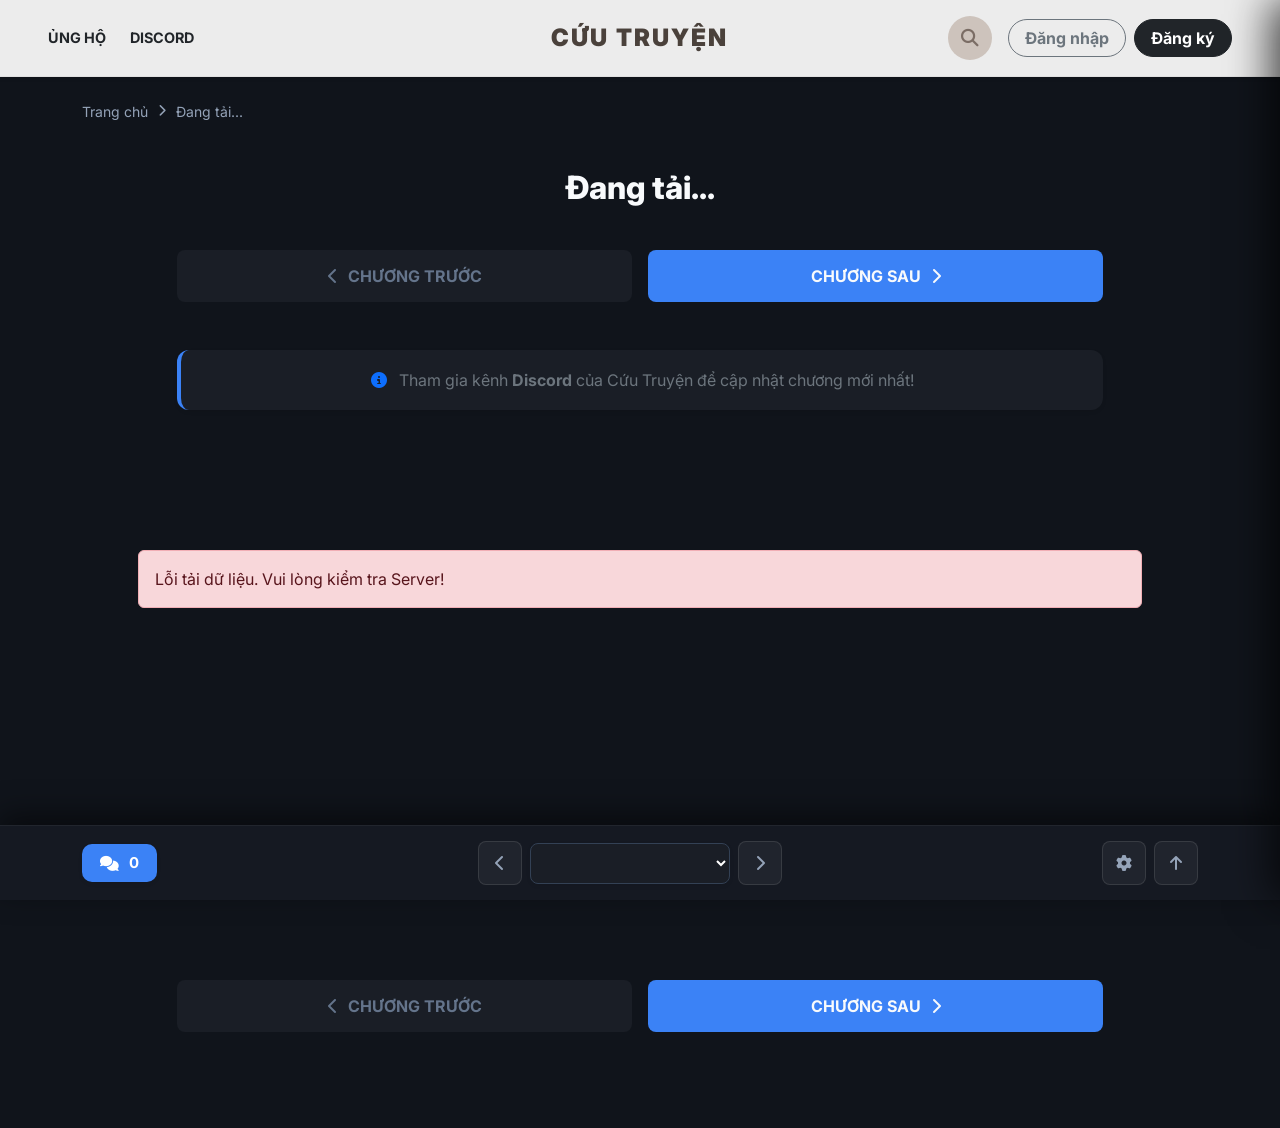
<file: frontend/doc-truyen.html>
<!DOCTYPE html>
<html lang="vi">

<head>
    <meta charset="UTF-8">
    <meta name="viewport" content="width=device-width, initial-scale=1.0">
    <meta name="description" content="Đọc Truyện Online - Cứu Truyện">
    <title id="pageTitle">Đọc Manga - Cứu Truyện</title>

    <!-- Google Fonts: Inter -->
    <link rel="preconnect" href="https://fonts.googleapis.com">
    <link rel="preconnect" href="https://fonts.gstatic.com" crossorigin>
    <link href="https://fonts.googleapis.com/css2?family=Inter:wght@400;500;600;700;800&display=swap" rel="stylesheet">

    <!-- Bootstrap 5 CSS -->
    <link href="https://cdn.jsdelivr.net/npm/bootstrap@5.3.2/dist/css/bootstrap.min.css" rel="stylesheet">

    <!-- FontAwesome Icons -->
    <link rel="stylesheet" href="https://cdnjs.cloudflare.com/ajax/libs/font-awesome/6.4.2/css/all.min.css">

    <!-- Custom CSS -->
    <link rel="stylesheet" href="assets/css/style.css">
    <style>
        :root {
            --reader-bg: #10141b;
            --sidebar-bg: #161a23;
            --accent-color: #3b82f6;
            --text-primary: #f8fafc;
            --text-secondary: #94a3b8;
            --header-h: 110px;
            --card-bg: #1a1e26;
        }

        body {
            background-color: var(--reader-bg);
            color: var(--text-primary);
            font-family: 'Inter', sans-serif;
            margin: 0;
            padding: 0;
        }

        body {
            background-color: var(--reader-bg);
            color: var(--text-primary);
            font-family: 'Inter', sans-serif;
            margin: 0;
            padding: 0;
        }

        /* Top Bar Removed */

        .main-logo {
            font-size: 28px;
            font-weight: 900;
            letter-spacing: 3px;
            color: var(--text-primary);
            text-decoration: none;
            text-transform: uppercase;
        }

        /* Navigation Buttons */
        .chapter-nav-btn {
            background-color: #272c35;
            color: var(--text-primary);
            border: none;
            padding: 14px 25px;
            border-radius: 8px;
            font-weight: 700;
            width: 100%;
            transition: all 0.2s;
            text-decoration: none;
            display: inline-flex;
            align-items: center;
            justify-content: center;
            gap: 10px;
        }
        .chapter-nav-btn:not(.text-muted) {
            background-color: var(--accent-color);
        }
        .chapter-nav-btn:hover {
            opacity: 0.9;
            color: white;
            transform: translateY(-2px);
        }
        .chapter-nav-btn.text-muted {
            background-color: #1a1e26;
            color: #64748b !important;
        }

        .manga-breadcrumb {
            display: flex;
            align-items: center;
            gap: 10px;
            color: var(--text-secondary);
            margin-bottom: 20px;
            font-size: 14px;
        }
        .manga-breadcrumb a {
            color: var(--text-secondary);
            text-decoration: none;
        }
        .manga-breadcrumb a:hover {
            color: var(--text-primary);
        }

        .chapter-title {
            font-size: 32px;
            font-weight: 800;
            margin: 25px 0;
            text-align: center;
            line-height: 1.3;
        }

        /* Viewer */
        .manga-viewer {
            max-width: 1100px;
            margin: 0 auto;
            padding: 20px 0;
            min-height: 50vh;
        }
        .manga-viewer img {
            width: 100%;
            display: block;
            margin-bottom: 4px;
            border-radius: 2px;
        }

        /* Floating Bottom Bar */
        .fixed-bottom-bar {
            position: fixed;
            bottom: 0;
            left: 0;
            right: 0;
            background-color: rgba(22, 26, 35, 0.98);
            backdrop-filter: blur(15px);
            padding: 15px 0;
            border-top: 1px solid rgba(255,255,255,0.05);
            z-index: 1050;
            box-shadow: 0 -10px 30px rgba(0,0,0,0.5);
        }

        .bottom-action-btn {
            background: rgba(255,255,255,0.05);
            border: 1px solid rgba(255,255,255,0.1);
            color: var(--text-secondary);
            width: 44px;
            height: 44px;
            border-radius: 8px;
            display: flex;
            align-items: center;
            justify-content: center;
            transition: all 0.2s;
        }
        .bottom-action-btn:hover {
            background: rgba(255,255,255,0.1);
            color: var(--text-primary);
        }

        .comment-badge-btn {
            background-color: var(--accent-color);
            color: white;
            padding: 8px 18px;
            border-radius: 10px;
            font-size: 15px;
            font-weight: 700;
            border: none;
            display: flex;
            align-items: center;
            gap: 10px;
            transition: transform 0.2s;
        }
        .comment-badge-btn:hover {
            transform: scale(1.05);
        }

        .bottom-nav-selector {
            background-color: #1a1e26;
            color: white;
            border: 1px solid #334155;
            padding: 10px 20px;
            border-radius: 8px;
            font-size: 14px;
            font-weight: 600;
            min-width: 200px;
            text-align: center;
        }

        /* Sidebar Bình Luận */
        .comment-sidebar {
            position: fixed;
            top: 0;
            right: -450px; /* Hidden on the right */
            width: 450px;
            height: 100%;
            background-color: var(--sidebar-bg);
            z-index: 2000;
            transition: right 0.4s cubic-bezier(0.16, 1, 0.3, 1);
            display: flex;
            flex-direction: column;
            box-shadow: -10px 0 40px rgba(0,0,0,0.7);
        }
        .comment-sidebar.active {
            right: 0;
        }
        .comment-sidebar-header {
            padding: 25px;
            border-bottom: 1px solid rgba(255,255,255,0.05);
            display: flex;
            justify-content: space-between;
            align-items: center;
        }
        .comment-sidebar-body {
            flex: 1;
            overflow-y: auto;
            padding: 25px;
        }
        .comment-sidebar-footer {
            padding: 25px;
            background-color: #0c0f14;
            border-top: 1px solid rgba(255,255,255,0.05);
        }
        
        .comment-item {
            margin-bottom: 25px;
            border-bottom: 1px solid rgba(255,255,255,0.03);
            padding-bottom: 15px;
        }
        .comment-author {
            font-weight: 700;
            font-size: 15px;
            margin-bottom: 5px;
            color: var(--accent-color);
        }
        .comment-content {
            font-size: 14.5px;
            color: #cbd5e1;
            line-height: 1.6;
        }
        .comment-meta {
            font-size: 12px;
            color: var(--text-secondary);
            margin-top: 8px;
            display: flex;
            gap: 20px;
        }
        
        .overlay-mask {
            position: fixed;
            top: 0; left: 0; right: 0; bottom: 0;
            background-color: rgba(0,0,0,0.7);
            z-index: 1999;
            display: none;
            backdrop-filter: blur(4px);
        }
        .overlay-mask.active {
            display: block;
        }

        /* Loading Spinner */
        .page-loader {
            display: flex;
            flex-direction: column;
            align-items: center;
            justify-content: center;
            min-height: 400px;
        }

        /* Responsive Improvements */
        @media (max-width: 576px) {
            .comment-sidebar {
                width: 100%;
                right: -100%;
            }
            .chapter-title {
                font-size: 22px;
            }
            .bottom-nav-selector {
                min-width: 120px;
            }
        }
    </style>
</head>

<body>
    <header class="cuutruyen-header sticky-top pt-3 pb-3 shadow-sm">
        <div class="container-fluid px-5">
            <div class="row align-items-center">
                <!-- Navigation Left -->
                <div class="col-5 d-flex align-items-center gap-4 header-links">

                    <a href="#" class="text-decoration-none fw-bold text-dark">ỦNG HỘ</a>
                    <a href="#" class="text-decoration-none fw-bold text-dark">DISCORD</a>
                    <a href="dang-truyen.html" id="navUploadManga" class="text-decoration-none fw-bold text-dark d-none">ĐĂNG TRUYỆN</a>
                    <a href="quan-ly-nhom.html" id="navManageGroup" class="text-decoration-none fw-bold text-dark d-none">QUẢN LÝ NHÓM</a>
                    <a href="quan-ly-he-thong.html" id="navSystemAdmin" class="text-decoration-none fw-bold text-dark d-none">QUẢN TRỊ</a>
                </div>

                <!-- Logo Center -->
                <div class="col-2 text-center">
                    <a href="index.html" class="text-decoration-none text-dark fs-4 fw-bold cuutruyen-logo text-uppercase">
                        Cứu Truyện
                    </a>
                </div>

                <!-- Action Icons Right -->
                <div class="col-5 d-flex justify-content-end align-items-center gap-3">
                    <button id="btnSearchToggle" class="btn-circular btn-icon"><i class="fa-solid fa-magnifying-glass"></i></button>
                    
                    <!-- Guest View -->
                    <div id="headerGuestView" class="d-flex align-items-center gap-2 text-dark">
                        <button class="btn btn-outline-secondary fw-bold rounded-pill px-3" data-bs-toggle="modal" data-bs-target="#loginModal">Đăng nhập</button>
                        <button class="btn btn-dark fw-bold rounded-pill px-3" data-bs-toggle="modal" data-bs-target="#registerModal">Đăng ký</button>
                    </div>

                    <!-- User View -->
                    <div id="headerUserView" class="d-none align-items-center gap-3">
                        <button class="btn-circular btn-icon"><i class="fa-regular fa-bell"></i></button>
                        <div class="dropdown">
                            <button class="btn-circular btn-user fw-bold border-0" type="button" data-bs-toggle="dropdown" aria-expanded="false">
                                <span id="headerAvatarText">U</span>
                            </button>
                            <ul class="dropdown-menu dropdown-menu-end shadow border-0 mt-2 rounded-3" style="min-width: 220px;">
                                <li><a class="dropdown-item py-2 fw-medium" href="truyen-theo-doi.html">Truyện theo dõi</a></li>
                                <li><a class="dropdown-item py-2 fw-medium" href="truyen-da-doc.html">Truyện đã đọc</a></li>
                                <li><a class="dropdown-item py-2 fw-medium" href="vi.html">Ví của tôi</a></li>
                                <li><a class="dropdown-item py-2 fw-medium d-none" id="menuUploadManga" href="dang-truyen.html">Đăng truyện</a></li>
                                <li><a class="dropdown-item py-2 fw-medium" href="cai-dat.html">Cài đặt</a></li>
                                <li><hr class="dropdown-divider"></li>
                                <li><a class="dropdown-item py-2 text-danger fw-medium" id="btnLogout" href="#">Đăng xuất</a></li>
                            </ul>
                        </div>
                    </div>
                </div>
            </div>
        </div>
    </header>

    <!-- Main Content -->
    <div class="container my-4">
        <div class="manga-breadcrumb">
            <a href="index.html">Trang chủ</a>
            <i class="fa-solid fa-chevron-right small"></i>
            <a href="#" id="seriesLink">Đang tải...</a>
        </div>

        <div class="row justify-content-center">
            <div class="col-md-10">
                <h1 class="chapter-title" id="chapterTitle">Đang tải...</h1>
                
                <div class="row g-3 mb-5 mt-2">
                    <div class="col-6">
                        <a href="#" id="btnPrevTop" class="chapter-nav-btn text-muted"> <i class="fa-solid fa-chevron-left"></i> CHƯƠNG TRƯỚC</a>
                    </div>
                    <div class="col-6">
                        <a href="#" id="btnNextTop" class="chapter-nav-btn">CHƯƠNG SAU <i class="fa-solid fa-chevron-right"></i></a>
                    </div>
                </div>

                <!-- Alert/Notice Banner -->
                <div class="text-center mb-5">
                    <div class="shadow-sm" style="background-color: var(--card-bg); padding: 18px; border-radius: 12px; border-left: 4px solid var(--accent-color);">
                        <p class="mb-0 text-secondary">
                            <i class="fa-solid fa-circle-info me-2 text-primary"></i>
                            Tham gia kênh <strong>Discord</strong> của Cứu Truyện để cập nhật chương mới nhất!
                        </p>
                    </div>
                </div>
            </div>
        </div>
    </div>

    <!-- Viewer -->
    <div class="manga-viewer" id="mangaViewer">
        <div class="page-loader">
            <div class="spinner-border text-primary mb-3" role="status"></div>
            <p class="text-secondary">Hãy kiên nhẫn, trang đang được nạp...</p>
        </div>
    </div>

    <!-- Bottom Buttons -->
    <div class="container my-5 pb-5">
        <div class="row justify-content-center">
            <div class="col-md-10">
                <div class="row g-3">
                    <div class="col-6">
                        <a href="#" id="btnPrevBottom" class="chapter-nav-btn text-muted"><i class="fa-solid fa-chevron-left"></i> CHƯƠNG TRƯỚC</a>
                    </div>
                    <div class="col-6">
                        <a href="#" id="btnNextBottom" class="chapter-nav-btn">CHƯƠNG SAU <i class="fa-solid fa-chevron-right"></i></a>
                    </div>
                </div>
            </div>
        </div>
    </div>

    <!-- Fixed Bottom Bar -->
    <div class="fixed-bottom-bar">
        <div class="container d-flex justify-content-between align-items-center">
            <div class="d-flex align-items-center gap-3">
                <button class="comment-badge-btn shadow-sm" id="btnShowComments">
                    <i class="fa-solid fa-comments"></i> <span id="commentCount">0</span>
                </button>
            </div>
            
            <div class="d-flex align-items-center gap-1 gap-md-2">
                <button class="bottom-action-btn" id="btnPrevBottomNav"><i class="fa-solid fa-chevron-left"></i></button>
                <select class="bottom-nav-selector shadow-sm" id="chapterSelector">
                    <!-- Options -->
                </select>
                <button class="bottom-action-btn" id="btnNextBottomNav"><i class="fa-solid fa-chevron-right"></i></button>
            </div>

            <div class="d-flex gap-2">
                <button class="bottom-action-btn d-none d-md-flex"><i class="fa-solid fa-gear"></i></button>
                <button class="bottom-action-btn" id="btnScrollTop"><i class="fa-solid fa-arrow-up"></i></button>
            </div>
        </div>
    </div>

    <!-- Sidebar Bình Luận -->
    <div class="overlay-mask" id="sidebarMask"></div>
    <div class="comment-sidebar" id="commentSidebar">
        <div class="comment-sidebar-header">
            <h5 class="mb-0 fw-bold"><i class="fa-solid fa-comments me-2 text-primary"></i> Bình luận</h5>
            <button class="btn-close btn-close-white" id="btnCloseSidebar" aria-label="Close"></button>
        </div>
        <div class="comment-sidebar-body" id="commentList">
            <!-- Comments injected here -->
        </div>
        <div class="comment-sidebar-footer">
            <div class="position-relative">
                <textarea class="form-control bg-dark border-secondary text-white pe-5" rows="2" placeholder="Nhập bình luận... (Ctrl+Enter)"></textarea>
                <button class="btn btn-link position-absolute end-0 top-0 text-primary mt-2" title="Gửi"><i class="fa-solid fa-paper-plane"></i></button>
            </div>
        </div>
    </div>

    <script src="https://cdn.jsdelivr.net/npm/bootstrap@5.3.2/dist/js/bootstrap.bundle.min.js"></script>
    <script src="assets/js/api.js"></script>
    <script src="assets/js/script.js"></script>
    <script>
        document.addEventListener('DOMContentLoaded', async () => {
            const params = new URLSearchParams(window.location.search);
            const chapterId = parseInt(params.get('chapterId')) || 1;

            const sidebar = document.getElementById('commentSidebar');
            const mask = document.getElementById('sidebarMask');
            
            // UI Elements
            const btnPrevTop = document.getElementById('btnPrevTop');
            const btnNextTop = document.getElementById('btnNextTop');
            const btnPrevBottom = document.getElementById('btnPrevBottom');
            const btnNextBottom = document.getElementById('btnNextBottom');
            const btnPrevBottomNav = document.getElementById('btnPrevBottomNav');
            const btnNextBottomNav = document.getElementById('btnNextBottomNav');
            const chapterSelector = document.getElementById('chapterSelector');
            
            // Toggle Sidebar
            const toggleSidebar = (show) => {
                sidebar.classList.toggle('active', show);
                mask.classList.toggle('active', show);
                document.body.style.overflow = show ? 'hidden' : 'auto';
            };

            document.getElementById('btnShowComments').addEventListener('click', () => toggleSidebar(true));
            document.getElementById('btnCloseSidebar').addEventListener('click', () => toggleSidebar(false));
            mask.addEventListener('click', () => toggleSidebar(false));

            // Scroll Top
            document.getElementById('btnScrollTop').addEventListener('click', () => {
                window.scrollTo({ top: 0, behavior: 'smooth' });
            });

            // Fetch Chapter Data
            async function loadChapterData() {
                try {
                    const chapter = await ApiService.getChapter(chapterId);
                    const pages = await ApiService.getChapterPages(chapterId);
                    const comments = await ApiService.getComments(chapterId);
                    const allChapters = await ApiService.getChaptersBySeries(chapter.series.seriesId);

                    // Update UI Labels
                    const displayTitle = `Chương ${chapter.chapterNumber}${chapter.title ? ': ' + chapter.title : ''}`;
                    document.getElementById('chapterTitle').textContent = displayTitle;
                    document.title = `${displayTitle} - ${chapter.series.title}`;
                    document.getElementById('seriesLink').textContent = chapter.series.title;
                    document.getElementById('seriesLink').href = `chi-tiet-truyen.html?id=${chapter.series.seriesId}`;
                    document.getElementById('commentCount').textContent = comments.length;

                    // Images
                    const viewer = document.getElementById('mangaViewer');
                    const serverUrl = API_CONFIG.BASE_URL.replace('/api', '');
                    viewer.innerHTML = pages.map(p => {
                        const finalUrl = p.imageUrl && p.imageUrl.startsWith('/uploads') ? serverUrl + p.imageUrl : p.imageUrl;
                        return `<img src="${finalUrl}" alt="Page ${p.pageNumber}" loading="lazy">`;
                    }).join('');

                    // Comments
                    const commentList = document.getElementById('commentList');
                    if (comments.length === 0) {
                        commentList.innerHTML = '<div class="text-center text-secondary py-5">Chưa có bình luận nào.</div>';
                    } else {
                        commentList.innerHTML = comments.map(c => `
                            <div class="comment-item">
                                <div class="comment-author">${c.user ? c.user.username : 'Ẩn danh'}</div>
                                <div class="comment-content">${c.content}</div>
                                <div class="comment-meta">
                                    <span>${new Date(c.createdAt).toLocaleDateString()}</span>
                                    <a href="#" class="text-decoration-none text-secondary">Trả lời</a>
                                </div>
                            </div>
                        `).join('');
                    }

                    // Populate Selector & Navigation
                    chapterSelector.innerHTML = '';
                    let prevId = null, nextId = null;
                    
                    // Sort chapters to find neighbors
                    const sortedChaps = [...allChapters].sort((a, b) => a.chapterNumber - b.chapterNumber);
                    const currentIndex = sortedChaps.findIndex(c => c.chapterId === chapterId);
                    
                    if (currentIndex > 0) prevId = sortedChaps[currentIndex - 1].chapterId;
                    if (currentIndex < sortedChaps.length - 1) nextId = sortedChaps[currentIndex + 1].chapterId;

                    sortedChaps.reverse().forEach(c => {
                        const opt = document.createElement('option');
                        opt.value = c.chapterId;
                        opt.textContent = `Chương ${c.chapterNumber}`;
                        if (c.chapterId === chapterId) opt.selected = true;
                        chapterSelector.appendChild(opt);
                    });

                    // Navigation Link Updates
                    const updateNav = (btn, id) => {
                        if (id) {
                            btn.href = `doc-truyen.html?chapterId=${id}`;
                            btn.classList.remove('text-muted', 'disabled');
                        } else {
                            btn.href = "#";
                            btn.classList.add('text-muted', 'disabled');
                        }
                    };

                    updateNav(btnPrevTop, prevId);
                    updateNav(btnPrevBottom, prevId);
                    updateNav(btnPrevBottomNav, prevId);
                    
                    updateNav(btnNextTop, nextId);
                    updateNav(btnNextBottom, nextId);
                    updateNav(btnNextBottomNav, nextId);

                    chapterSelector.addEventListener('change', (e) => {
                        window.location.href = `doc-truyen.html?chapterId=${e.target.value}`;
                    });

                    // Update Top Nav button to be prominent
                    if (nextId) btnNextTop.style.backgroundColor = 'var(--accent-color)';
                    if (nextId) btnNextBottom.style.backgroundColor = 'var(--accent-color)';

                    // Post Comment Logic
                    const commentArea = document.querySelector('.comment-sidebar-footer textarea');
                    const btnSend = document.querySelector('.comment-sidebar-footer button');

                    const handleSend = async () => {
                        const user = JSON.parse(localStorage.getItem('user'));
                        if (!user || !user.userId) {
                            alert("Vui lòng đăng nhập lại để bình luận (bản cập nhật mới yêu cầu xác thực lại)!");
                            return;
                        }

                        const content = commentArea.value.trim();
                        if (!content) return;

                        try {
                            btnSend.disabled = true;
                            await ApiService.addComment({
                                userId: user.userId,
                                seriesId: chapter.series.seriesId,
                                chapterId: chapterId,
                                content: content
                            });
                            commentArea.value = '';
                            // Refresh comments
                            const newComments = await ApiService.getComments(chapterId);
                            renderComments(newComments);
                        } catch (err) {
                            console.error(err);
                            alert("Không thể gửi bình luận.");
                        } finally {
                            btnSend.disabled = false;
                        }
                    };

                    btnSend.addEventListener('click', handleSend);
                    commentArea.addEventListener('keydown', (e) => {
                        if (e.ctrlKey && e.key === 'Enter') handleSend();
                    });

                } catch (error) {
                    console.error("Error loading chapter:", error);
                    document.getElementById('mangaViewer').innerHTML = '<div class="alert alert-danger m-5">Lỗi tải dữ liệu. Vui lòng kiểm tra Server!</div>';
                }
            }

            function renderComments(comments) {
                const commentList = document.getElementById('commentList');
                if (comments.length === 0) {
                    commentList.innerHTML = '<div class="text-center text-secondary py-5">Chưa có bình luận nào.</div>';
                } else {
                    commentList.innerHTML = comments.map(c => `
                        <div class="comment-item">
                            <div class="comment-author">${c.user ? c.user.username : 'Ẩn danh'}</div>
                            <div class="comment-content">${c.content}</div>
                            <div class="comment-meta">
                                <span>${new Date(c.createdAt).toLocaleDateString()}</span>
                                <a href="#" class="text-decoration-none text-secondary">Trả lời</a>
                            </div>
                        </div>
                    `).join('');
                }
                document.getElementById('commentCount').textContent = comments.length;
            }

            loadChapterData();
        });
    </script>
</body>

</html>
</file>
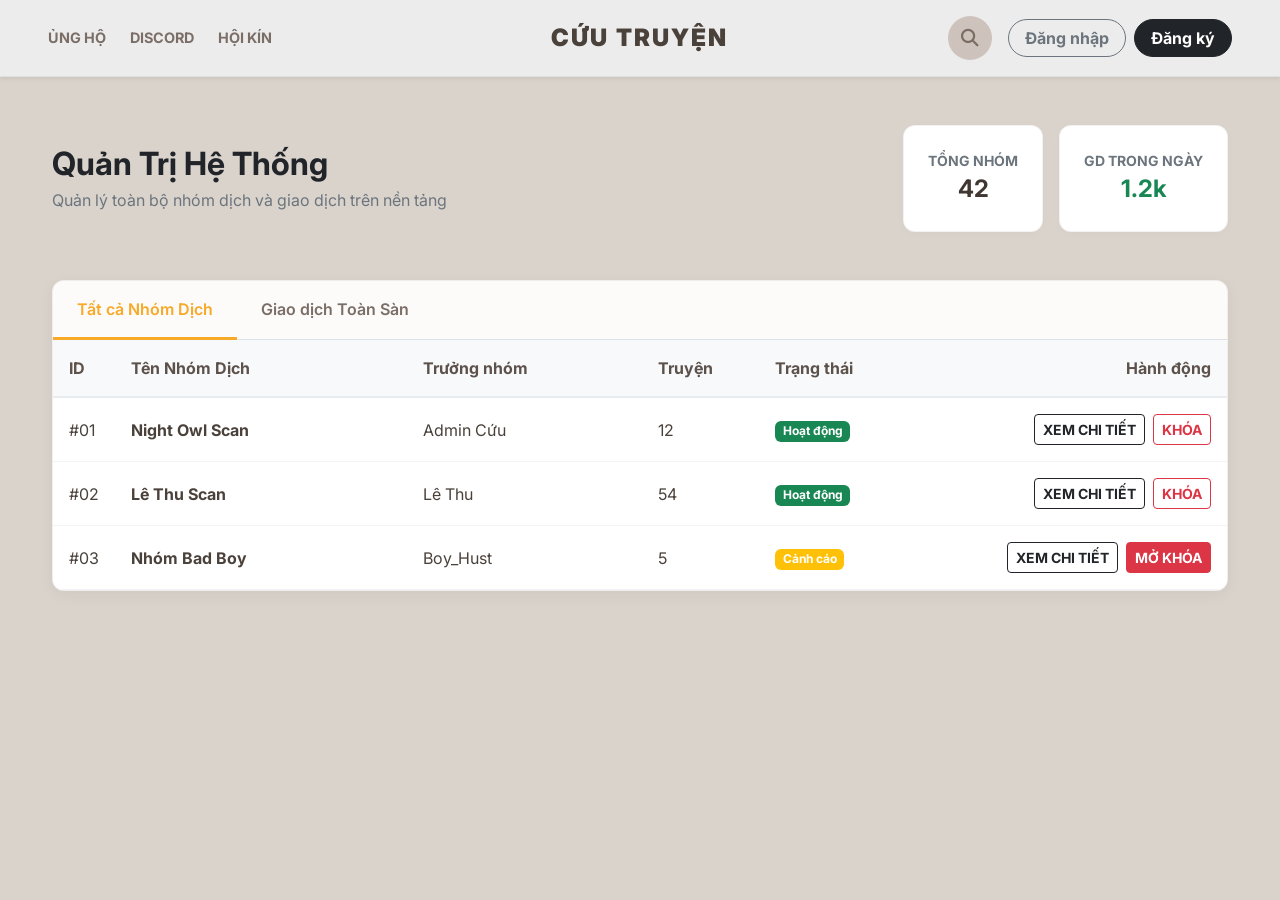
<file: frontend/quan-ly-he-thong.html>
<!DOCTYPE html>
<html lang="vi">

<head>
    <meta charset="UTF-8">
    <meta name="viewport" content="width=1200">
    <meta name="description" content="Cứu Truyện - Quản Trị Hệ Thống">
    <title>Cứu Truyện - Quản Trị Hệ Thống (Admin)</title>

    <!-- Google Fonts: Inter -->
    <link rel="preconnect" href="https://fonts.googleapis.com">
    <link rel="preconnect" href="https://fonts.gstatic.com" crossorigin>
    <link href="https://fonts.googleapis.com/css2?family=Inter:wght@400;500;600;700;800&display=swap" rel="stylesheet">

    <!-- Bootstrap 5 CSS -->
    <link href="https://cdn.jsdelivr.net/npm/bootstrap@5.3.2/dist/css/bootstrap.min.css" rel="stylesheet">

    <!-- FontAwesome Icons -->
    <link rel="stylesheet" href="https://cdnjs.cloudflare.com/ajax/libs/font-awesome/6.4.2/css/all.min.css">

    <!-- Custom CSS -->
    <link rel="stylesheet" href="assets/css/style.css">
    <style>
        body {
            background-color: var(--primary-bg);
        }
        .dashboard-card {
            background-color: rgba(255, 255, 255, 0.9);
            border-radius: 12px;
            box-shadow: 0 4px 15px rgba(0,0,0,0.05);
            border: 1px solid rgba(0,0,0,0.05);
            overflow: hidden;
        }
        .nav-tabs .nav-link {
            color: #7a6e67;
            font-weight: 600;
            padding: 1rem 1.5rem;
            border: none;
            border-bottom: 3px solid transparent;
        }
        .nav-tabs .nav-link.active {
            color: #f7a928;
            border-bottom: 3px solid #f7a928;
            background-color: transparent;
        }
        .table-custom th {
            background-color: #f8f9fa;
            color: #5c514b;
            font-weight: 700;
            padding: 1rem;
            border-bottom: 2px solid #e9ecef;
        }
        .table-custom td {
            vertical-align: middle;
            color: #4a413b;
            padding: 1rem;
            border-bottom: 1px solid #f1f3f5;
        }
        .stat-card {
            background: #fff;
            border-radius: 12px;
            padding: 1.5rem;
            border: 1px solid rgba(0,0,0,0.05);
            box-shadow: 0 2px 10px rgba(0,0,0,0.02);
        }
    </style>
</head>

<body>
    <!-- Bắt đầu Header -->
    <header class="cuutruyen-header sticky-top pt-3 pb-3 shadow-sm">
        <div class="container-fluid px-5">
            <div class="row align-items-center">
                <div class="col-5 d-flex align-items-center gap-4 header-links">
                    <a href="#" class="text-decoration-none fw-bold text-uppercase">Ủng hộ</a>
                    <a href="#" class="text-decoration-none fw-bold text-uppercase">DISCORD</a>
                    <a href="#" class="text-decoration-none fw-bold">HỘI KÍN</a>
                    <a href="dang-truyen.html" id="navUploadManga" class="text-decoration-none fw-bold d-none">ĐĂNG TRUYỆN</a>
                    <a href="quan-ly-nhom.html" id="navManageGroup" class="text-decoration-none fw-bold d-none">QUẢN LÝ NHÓM</a>
                    <a href="quan-ly-he-thong.html" id="navSystemAdmin" class="text-decoration-none fw-bold d-none">QUẢN TRỊ HỆ THỐNG</a>
                </div>
                <div class="col-2 text-center">
                    <a href="index.html" class="text-decoration-none text-dark fs-4 fw-bold cuutruyen-logo">
                        CỨU TRUYỆN
                    </a>
                </div>
                <div class="col-5 d-flex justify-content-end align-items-center gap-3">
                    <button id="btnSearchToggle" class="btn-circular btn-icon"><i class="fa-solid fa-magnifying-glass"></i></button>
                    
                    <div id="headerGuestView" class="d-flex align-items-center gap-2">
                        <button class="btn btn-outline-secondary fw-bold rounded-pill px-3" data-bs-toggle="modal" data-bs-target="#loginModal">Đăng nhập</button>
                        <button class="btn btn-dark fw-bold rounded-pill px-3">Đăng ký</button>
                    </div>

                    <div id="headerUserView" class="d-flex align-items-center gap-3 d-none">
                        <button class="btn-circular btn-icon"><i class="fa-solid fa-bell"></i></button>
                        <div class="dropdown">
                            <button class="btn-circular btn-user fw-bold border-0" type="button" data-bs-toggle="dropdown" aria-expanded="false">
                                <span id="headerAvatarText">A</span>
                            </button>
                            <ul class="dropdown-menu dropdown-menu-end shadow border-0 mt-2 rounded-3">
                                <li><a class="dropdown-item py-2 fw-medium" href="truyen-theo-doi.html">Truyện theo dõi</a></li>
                                <li><a class="dropdown-item py-2 fw-medium" href="truyen-da-doc.html">Truyện đã đọc</a></li>
                                <li><a class="dropdown-item py-2 fw-medium" href="vi.html">Ví</a></li>
                                <li><a class="dropdown-item py-2 fw-medium d-none" id="menuUploadManga" href="dang-truyen.html">Đăng truyện</a></li>
                                <li><a class="dropdown-item py-2 fw-medium" href="cai-dat.html">Cài đặt</a></li>
                                <li><hr class="dropdown-divider"></li>
                                <li><a class="dropdown-item py-2 text-danger fw-medium" id="btnLogout" href="#">Đăng xuất</a></li>
                            </ul>
                        </div>
                    </div>
                </div>
            </div>
        </div>
    </header>

    <main class="py-5">
        <div class="container mx-auto" style="max-width: 1200px;">
            <div class="d-flex justify-content-between align-items-center mb-5">
                <div>
                    <h2 class="fw-bold fs-2 text-dark mb-1">Quản Trị Hệ Thống</h2>
                    <p class="text-secondary mb-0">Quản lý toàn bộ nhóm dịch và giao dịch trên nền tảng</p>
                </div>
                <div class="d-flex gap-3">
                    <div class="stat-card text-center">
                        <div class="text-secondary small fw-bold">TỔNG NHÓM</div>
                        <div class="fs-4 fw-bold">42</div>
                    </div>
                    <div class="stat-card text-center">
                        <div class="text-secondary small fw-bold">GD TRONG NGÀY</div>
                        <div class="fs-4 fw-bold text-success">1.2k</div>
                    </div>
                </div>
            </div>
            
            <div class="dashboard-card">
                <!-- Nav tabs -->
                <ul class="nav nav-tabs border-bottom" id="adminTabs" role="tablist">
                    <li class="nav-item" role="presentation">
                        <button class="nav-link active" id="all-groups-tab" data-bs-toggle="tab" data-bs-target="#all-groups" type="button" role="tab">Tất cả Nhóm Dịch</button>
                    </li>
                    <li class="nav-item" role="presentation">
                        <button class="nav-link" id="all-transactions-tab" data-bs-toggle="tab" data-bs-target="#all-transactions" type="button" role="tab">Giao dịch Toàn Sàn</button>
                    </li>
                </ul>

                <!-- Tab panes -->
                <div class="tab-content" id="adminTabsContent">
                    <!-- Tab All Groups -->
                    <div class="tab-pane fade show active p-0" id="all-groups" role="tabpanel" tabindex="0">
                        <div class="table-responsive">
                            <table class="table table-custom mb-0">
                                <thead>
                                    <tr>
                                        <th style="width: 5%">ID</th>
                                        <th style="width: 25%">Tên Nhóm Dịch</th>
                                        <th style="width: 20%">Trưởng nhóm</th>
                                        <th style="width: 10%">Truyện</th>
                                        <th style="width: 15%">Trạng thái</th>
                                        <th style="width: 25%" class="text-end">Hành động</th>
                                    </tr>
                                </thead>
                                <tbody>
                                    <tr>
                                        <td>#01</td>
                                        <td><span class="fw-bold">Night Owl Scan</span></td>
                                        <td>Admin Cứu</td>
                                        <td>12</td>
                                        <td><span class="badge bg-success">Hoạt động</span></td>
                                        <td class="text-end">
                                            <button class="btn btn-sm btn-outline-dark fw-bold">XEM CHI TIẾT</button>
                                            <button class="btn btn-sm btn-outline-danger fw-bold ms-1">KHÓA</button>
                                        </td>
                                    </tr>
                                    <tr>
                                        <td>#02</td>
                                        <td><span class="fw-bold">Lê Thu Scan</span></td>
                                        <td>Lê Thu</td>
                                        <td>54</td>
                                        <td><span class="badge bg-success">Hoạt động</span></td>
                                        <td class="text-end">
                                            <button class="btn btn-sm btn-outline-dark fw-bold">XEM CHI TIẾT</button>
                                            <button class="btn btn-sm btn-outline-danger fw-bold ms-1">KHÓA</button>
                                        </td>
                                    </tr>
                                    <tr>
                                        <td>#03</td>
                                        <td><span class="fw-bold">Nhóm Bad Boy</span></td>
                                        <td>Boy_Hust</td>
                                        <td>5</td>
                                        <td><span class="badge bg-warning">Cảnh cáo</span></td>
                                        <td class="text-end">
                                            <button class="btn btn-sm btn-outline-dark fw-bold">XEM CHI TIẾT</button>
                                            <button class="btn btn-sm btn-danger fw-bold ms-1">MỞ KHÓA</button>
                                        </td>
                                    </tr>
                                </tbody>
                            </table>
                        </div>
                    </div>

                    <!-- Tab All Transactions -->
                    <div class="tab-pane fade p-0" id="all-transactions" role="tabpanel" tabindex="0">
                        <div class="table-responsive">
                            <table class="table table-custom mb-0">
                                <thead>
                                    <tr>
                                        <th style="width: 20%">Thời gian</th>
                                        <th style="width: 20%">Người dùng</th>
                                        <th style="width: 30%">Loại giao dịch</th>
                                        <th style="width: 15%">Số tiền</th>
                                        <th style="width: 15%" class="text-end">Trạng thái</th>
                                    </tr>
                                </thead>
                                <tbody>
                                    <tr>
                                        <td class="small text-muted">09/04/2026 21:10</td>
                                        <td><span class="fw-bold">An_Binh</span></td>
                                        <td>Mở khóa chương (One Piece #102)</td>
                                        <td><span class="text-danger fw-bold">-15 Xu</span></td>
                                        <td class="text-end"><span class="badge bg-success">Thành công</span></td>
                                    </tr>
                                    <tr>
                                        <td class="small text-muted">09/04/2026 21:05</td>
                                        <td><span class="fw-bold">Tuan_Anh</span></td>
                                        <td>Nạp tiền qua Momo</td>
                                        <td><span class="text-success fw-bold">+200 Xu</span></td>
                                        <td class="text-end"><span class="badge bg-success">Thành công</span></td>
                                    </tr>
                                    <tr>
                                        <td class="small text-muted">09/04/2026 20:50</td>
                                        <td><span class="fw-bold">Translator_X</span></td>
                                        <td>Rút tiền về ngân hàng</td>
                                        <td><span class="text-danger fw-bold">-500,000đ</span></td>
                                        <td class="text-end"><span class="badge bg-warning">Đang xử lý</span></td>
                                    </tr>
                                </tbody>
                            </table>
                        </div>
                    </div>
                </div>
            </div>
        </div>
    </main>

    <!-- Search Overlay (Giữ nguyên cho đồng bộ) -->
    <div id="searchOverlay" class="search-overlay d-none">
        <div class="search-overlay-content container mx-auto" style="max-width: 800px; padding-top: 100px;">
            <div class="position-relative">
                <input type="text" id="liveSearchInput" class="form-control form-control-lg py-3 px-4 rounded-3 shadow-sm" style="font-size: 1.15rem; border: 2px solid #a2bdf8;" placeholder="Tìm kiếm...">
            </div>
        </div>
        <button id="closeSearchBtn" class="btn text-secondary position-absolute top-0 end-0 m-4 fs-2 border-0"><i class="fa-solid fa-xmark"></i></button>
    </div>

    <!-- Bootstrap 5 JS -->
    <script src="https://cdn.jsdelivr.net/npm/bootstrap@5.3.2/dist/js/bootstrap.bundle.min.js"></script>
    <script src="assets/js/script.js"></script>
</body>

</html>
</file>
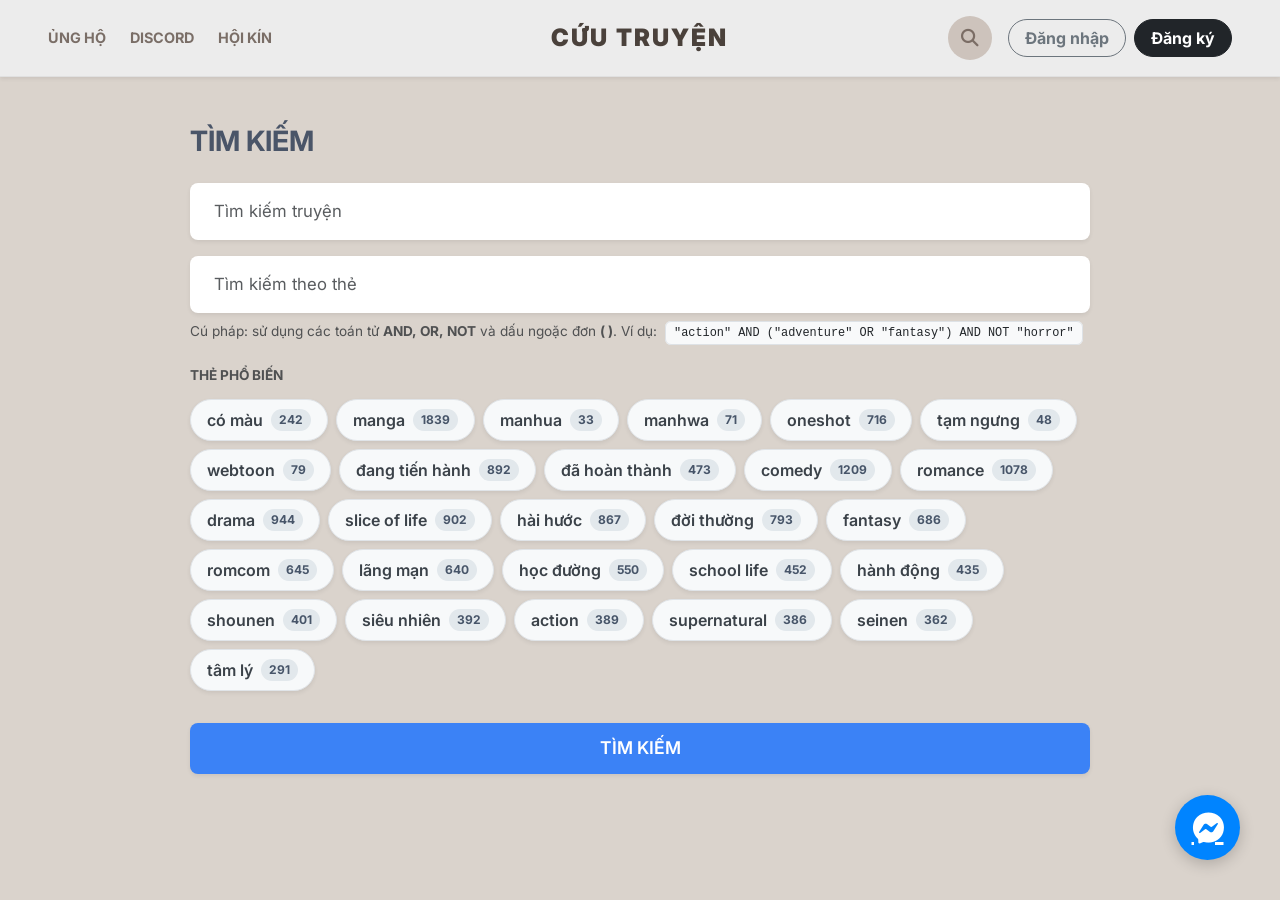
<file: frontend/search.html>
<!DOCTYPE html>
<html lang="vi">

<head>
    <meta charset="UTF-8">
    <meta name="viewport" content="width=1200"> <!-- Cố định kích thước cho Desktop -->
    <meta name="description" content="Cứu Truyện - Tìm kiếm nâng cao">
    <title>Cứu Truyện - Tìm kiếm</title>

    <!-- Google Fonts: Inter -->
    <link rel="preconnect" href="https://fonts.googleapis.com">
    <link rel="preconnect" href="https://fonts.gstatic.com" crossorigin>
    <link href="https://fonts.googleapis.com/css2?family=Inter:wght@400;500;600;700;800&display=swap" rel="stylesheet">

    <!-- Bootstrap 5 CSS -->
    <link href="https://cdn.jsdelivr.net/npm/bootstrap@5.3.2/dist/css/bootstrap.min.css" rel="stylesheet">

    <!-- FontAwesome Icons -->
    <link rel="stylesheet" href="https://cdnjs.cloudflare.com/ajax/libs/font-awesome/6.4.2/css/all.min.css">

    <!-- Custom CSS -->
    <link rel="stylesheet" href="assets/css/style.css">

    <style>
        .custom-tag-pill {
            display: inline-flex;
            align-items: center;
            background-color: #f7f9fa;
            border: 1px solid #e0e4e8;
            border-radius: 50px;
            padding: 8px 16px;
            cursor: pointer;
            transition: all 0.2s;
            font-weight: 600;
            color: #3b4249;
        }

        .custom-tag-pill:hover {
            background-color: #e2e8f0;
            border-color: #cbd5e1;
        }

        .tag-count {
            background-color: #e2e8ec;
            color: #475569;
            font-size: 0.75rem;
            padding: 2px 8px;
            border-radius: 50px;
            margin-left: 8px;
            font-weight: 700;
        }

        .search-page-btn {
            background-color: #3b82f6;
            color: white;
            font-weight: 600;
            padding: 12px;
            font-size: 1.1rem;
            transition: background-color 0.2s;
            border: none;
        }

        .search-page-btn:hover {
            background-color: #2563eb;
        }
    </style>
</head>

<body>

    <!-- Bắt đầu Header -->
    <header class="cuutruyen-header sticky-top pt-3 pb-3 shadow-sm">
        <div class="container-fluid px-5">
            <div class="row align-items-center">
                <!-- Navigation Left -->
                <div class="col-5 d-flex align-items-center gap-4 header-links">
                    <a href="#" class="text-decoration-none fw-bold">ỦNG HỘ</a>
                    <a href="#" class="text-decoration-none fw-bold">DISCORD</a>
                    <a href="#" class="text-decoration-none fw-bold">HỘI KÍN</a>
                    <a href="dang-truyen.html" id="navUploadManga" class="text-decoration-none fw-bold d-none">ĐĂNG TRUYỆN</a>
                    <a href="#" id="navManageGroup" class="text-decoration-none fw-bold d-none">QUẢN LÝ NHÓM</a>
                    <a href="#" id="navSystemAdmin" class="text-decoration-none fw-bold d-none">QUẢN TRỊ</a>
                </div>

                <!-- Logo Center -->
                <div class="col-2 text-center">
                    <a href="index.html" class="text-decoration-none text-dark fs-4 fw-bold cuutruyen-logo">
                        CỨU TRUYỆN
                    </a>
                </div>

                <!-- Action Icons Right -->
                <div class="col-5 d-flex justify-content-end align-items-center gap-3">
                    <button id="btnSearchToggle" class="btn-circular btn-icon"><i class="fa-solid fa-magnifying-glass"></i></button>
                    
                    <!-- Guest View -->
                    <div id="headerGuestView" class="d-flex align-items-center gap-2">
                        <button class="btn btn-outline-secondary fw-bold rounded-pill px-3" data-bs-toggle="modal" data-bs-target="#loginModal">Đăng nhập</button>
                        <button class="btn btn-dark fw-bold rounded-pill px-3" data-bs-toggle="modal" data-bs-target="#registerModal">Đăng ký</button>
                    </div>

                    <!-- User View (Hidden by default) -->
                    <div id="headerUserView" class="d-none align-items-center gap-3">
                        <button class="btn-circular btn-icon"><i class="fa-regular fa-bell"></i></button>
                        <div class="dropdown">
                            <div class="avatar-circle dropdown-toggle" data-bs-toggle="dropdown" aria-expanded="false" style="cursor: pointer; width: 40px; height: 40px; background: #f7a928; color: white; display: flex; align-items: center; justify-content: center; border-radius: 50%; font-weight: bold;">
                                <span id="headerAvatarText">U</span>
                            </div>
                            <ul class="dropdown-menu dropdown-menu-end shadow-lg border-0 mt-2" style="min-width: 220px; border-radius: 12px;">
                                <li><a class="dropdown-item py-2 fw-bold" href="theo-doi.html"><i class="fa-solid fa-heart me-2 text-danger"></i> Truyện đang theo dõi</a></li>
                                <li><a class="dropdown-item py-2 fw-bold" href="da-doc.html"><i class="fa-solid fa-clock-rotate-left me-2 text-primary"></i> Truyện đang đọc</a></li>
                                <li><a class="dropdown-item py-2 fw-bold" href="my-wallet.html"><i class="fa-solid fa-wallet me-2 text-warning"></i> Ví của tôi</a></li>
                                <li id="menuUploadManga" class="d-none"><a class="dropdown-item py-2 fw-bold" href="dang-truyen.html"><i class="fa-solid fa-upload me-2 text-success"></i> Đăng truyện</a></li>
                                <li><hr class="dropdown-divider"></li>
                                <li><a class="dropdown-item py-2 fw-bold" href="settings.html"><i class="fa-solid fa-gear me-2 text-secondary"></i> Cài đặt</a></li>
                                <li><a class="dropdown-item py-2 fw-bold text-danger" href="#" id="btnLogout"><i class="fa-solid fa-right-from-bracket me-2"></i> Đăng xuất</a></li>
                            </ul>
                        </div>
                    </div>
                </div>
            </div>
        </div>
    </header>
    <!-- Kết thúc Header -->

    <!-- Main Content -->
    <main class="py-5" style="min-height: 80vh;">
        <div class="container px-0 mx-auto" style="max-width: 900px;">

            <h3 class="fw-bold mb-4" style="color: #4a5568;">TÌM KIẾM</h3>

            <form action="#" method="GET">
                <!-- Input Truyện -->
                <div class="mb-3">
                    <input type="text" class="form-control form-control-lg border-0 shadow-sm rounded-3 py-3 px-4"
                        placeholder="Tìm kiếm truyện" style="font-size: 1.05rem;">
                </div>

                <!-- Input Thẻ -->
                <div class="mb-4">
                    <input type="text" class="form-control form-control-lg border-0 shadow-sm rounded-3 py-3 px-4"
                        placeholder="Tìm kiếm theo thẻ" style="font-size: 1.05rem;">

                    <!-- Hướng dẫn Cú pháp -->
                    <div class="mt-2 text-muted" style="font-size: 0.85rem;">
                        Cú pháp: sử dụng các toán tử <strong>AND, OR, NOT</strong> và dấu ngoặc đơn <strong>(
                            )</strong>.
                        Ví dụ: <code
                            class="bg-light px-2 py-1 rounded border text-dark ms-1">"action" AND ("adventure" OR "fantasy") AND NOT "horror"</code>
                    </div>
                </div>

                <!-- Thẻ Phổ biến -->
                <div class="mb-4">
                    <h6 class="fw-bold text-muted mb-3" style="font-size: 0.85rem;">THẺ PHỔ BIẾN</h6>

                    <div class="d-flex flex-wrap gap-2">

                        <!-- MẪU VÒNG LẶP JAVA CHO RENDER THẺ (TAGS) TỪ DATABASE -->
                        <!-- Ví dụ: <c:forEach var="tag" items="\${popularTags}"> -->

                        <div class="custom-tag-pill shadow-sm">có màu <span class="tag-count">242</span></div>
                        <div class="custom-tag-pill shadow-sm">manga <span class="tag-count">1839</span></div>
                        <div class="custom-tag-pill shadow-sm">manhua <span class="tag-count">33</span></div>
                        <div class="custom-tag-pill shadow-sm">manhwa <span class="tag-count">71</span></div>
                        <div class="custom-tag-pill shadow-sm">oneshot <span class="tag-count">716</span></div>
                        <div class="custom-tag-pill shadow-sm">tạm ngưng <span class="tag-count">48</span></div>
                        <div class="custom-tag-pill shadow-sm">webtoon <span class="tag-count">79</span></div>
                        <div class="custom-tag-pill shadow-sm">đang tiến hành <span class="tag-count">892</span></div>
                        <div class="custom-tag-pill shadow-sm">đã hoàn thành <span class="tag-count">473</span></div>
                        <div class="custom-tag-pill shadow-sm">comedy <span class="tag-count">1209</span></div>
                        <div class="custom-tag-pill shadow-sm">romance <span class="tag-count">1078</span></div>
                        <div class="custom-tag-pill shadow-sm">drama <span class="tag-count">944</span></div>
                        <div class="custom-tag-pill shadow-sm">slice of life <span class="tag-count">902</span></div>
                        <div class="custom-tag-pill shadow-sm">hài hước <span class="tag-count">867</span></div>
                        <div class="custom-tag-pill shadow-sm">đời thường <span class="tag-count">793</span></div>
                        <div class="custom-tag-pill shadow-sm">fantasy <span class="tag-count">686</span></div>
                        <div class="custom-tag-pill shadow-sm">romcom <span class="tag-count">645</span></div>
                        <div class="custom-tag-pill shadow-sm">lãng mạn <span class="tag-count">640</span></div>
                        <div class="custom-tag-pill shadow-sm">học đường <span class="tag-count">550</span></div>
                        <div class="custom-tag-pill shadow-sm">school life <span class="tag-count">452</span></div>
                        <div class="custom-tag-pill shadow-sm">hành động <span class="tag-count">435</span></div>
                        <div class="custom-tag-pill shadow-sm">shounen <span class="tag-count">401</span></div>
                        <div class="custom-tag-pill shadow-sm">siêu nhiên <span class="tag-count">392</span></div>
                        <div class="custom-tag-pill shadow-sm">action <span class="tag-count">389</span></div>
                        <div class="custom-tag-pill shadow-sm">supernatural <span class="tag-count">386</span></div>
                        <div class="custom-tag-pill shadow-sm">seinen <span class="tag-count">362</span></div>
                        <div class="custom-tag-pill shadow-sm">tâm lý <span class="tag-count">291</span></div>

                    </div>
                </div>

                <!-- Nút Submit -->
                <button type="button" class="btn w-100 rounded-3 shadow-sm search-page-btn mt-2">TÌM KIẾM</button>
            </form>

        </div>

        <!-- Floating Chat Button-->
        <a href="#" class="floating-chat-btn">
            <i class="fa-brands fa-facebook-messenger"></i>
        </a>

    </main>

    <!-- Bootstrap 5 JS -->
    <script src="https://cdn.jsdelivr.net/npm/bootstrap@5.3.2/dist/js/bootstrap.bundle.min.js"></script>
    <script src="assets/js/api.js"></script>
    <script src="assets/js/script.js"></script>
</body>

</html>
</file>
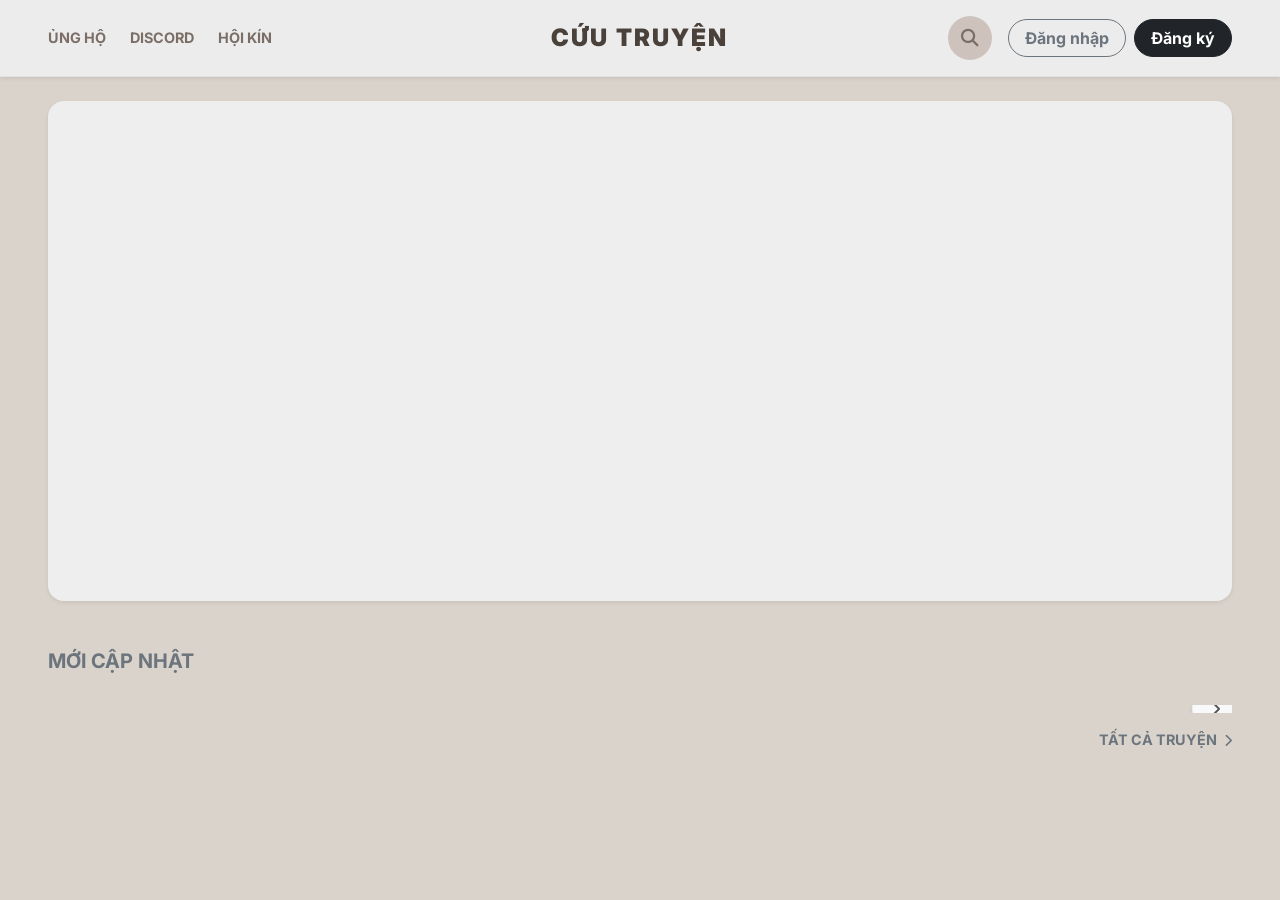
<file: frontend/truyen-da-doc.html>
<!DOCTYPE html>
<html lang="vi">

<head>
    <meta charset="UTF-8">
    <meta name="viewport" content="width=1200"> <!-- Cố định kích thước cho Desktop -->
    <meta name="description" content="Cứu Truyện - Truyện đã đọc">
    <title>Cứu Truyện - Truyện Đã Đọc</title>

    <!-- Google Fonts: Inter -->
    <link rel="preconnect" href="https://fonts.googleapis.com">
    <link rel="preconnect" href="https://fonts.gstatic.com" crossorigin>
    <link href="https://fonts.googleapis.com/css2?family=Inter:wght@400;500;600;700;800&display=swap" rel="stylesheet">

    <!-- Bootstrap 5 CSS -->
    <link href="https://cdn.jsdelivr.net/npm/bootstrap@5.3.2/dist/css/bootstrap.min.css" rel="stylesheet">

    <!-- FontAwesome Icons -->
    <link rel="stylesheet" href="https://cdnjs.cloudflare.com/ajax/libs/font-awesome/6.4.2/css/all.min.css">

    <!-- Custom CSS -->
    <link rel="stylesheet" href="assets/css/style.css">
    <style>
        /* Trang full grid nên background có thể cần xám đồng bộ hơn */
        body {
            background-color: var(--primary-bg);
        }
    </style>
</head>

<body>

    <!-- Bắt đầu Header (Bê nguyên từ index.html) -->
    <header class="cuutruyen-header sticky-top pt-3 pb-3 shadow-sm">
        <div class="container-fluid px-5">
            <div class="row align-items-center">
                <!-- Navigation Left -->
                <div class="col-5 d-flex align-items-center gap-4 header-links">
                    <a href="#" class="text-decoration-none fw-bold">ỦNG HỘ</a>
                    <a href="#" class="text-decoration-none fw-bold">DISCORD</a>
                    <a href="#" class="text-decoration-none fw-bold">HỘI KÍN</a>
                    <a href="dang-truyen.html" id="navUploadManga" class="text-decoration-none fw-bold d-none">ĐĂNG
                        TRUYỆN</a>
                    <a href="quan-ly-nhom.html" id="navManageGroup" class="text-decoration-none fw-bold d-none">QUẢN LÝ
                        NHÓM</a>
                    <a href="quan-ly-he-thong.html" id="navSystemAdmin" class="text-decoration-none fw-bold d-none">QUẢN
                        TRỊ HỆ THỐNG</a>
                </div>

                <!-- Logo Center -->
                <div class="col-2 text-center">
                    <a href="index.html" class="text-decoration-none text-dark fs-4 fw-bold cuutruyen-logo">
                        CỨU TRUYỆN
                    </a>
                </div>

                <!-- Action Icons Right -->
                <div class="col-5 d-flex justify-content-end align-items-center gap-3">
                    <button id="btnSearchToggle" class="btn-circular btn-icon"><i
                            class="fa-solid fa-magnifying-glass"></i></button>

                    <!-- Guest View -->
                    <div id="headerGuestView" class="d-flex align-items-center gap-2">
                        <button class="btn btn-outline-secondary fw-bold rounded-pill px-3" data-bs-toggle="modal"
                            data-bs-target="#loginModal">Đăng nhập</button>
                        <button class="btn btn-dark fw-bold rounded-pill px-3">Đăng ký</button>
                    </div>

                    <!-- Logged In View -->
                    <div id="headerUserView" class="d-flex align-items-center gap-3 d-none">
                        <button class="btn-circular btn-icon"><i class="fa-solid fa-bell"></i></button>
                        <!-- User Avatar & Dropdown -->
                        <div class="dropdown">
                            <!-- Mẫu lấy ký tự đầu tiên của tên (Java Demo): ${#strings.substring(user.name,0,1)} -->
                            <button class="btn-circular btn-user fw-bold border-0" type="button"
                                data-bs-toggle="dropdown" aria-expanded="false">
                                <span id="headerAvatarText">F</span>
                            </button>
                            <ul class="dropdown-menu dropdown-menu-end shadow border-0 mt-2 rounded-3">
                                <li><a class="dropdown-item py-2 fw-medium" href="truyen-theo-doi.html">Truyện theo
                                        dõi</a>
                                </li>
                                <li><a class="dropdown-item py-2 fw-medium" href="truyen-da-doc.html">Truyện đã đọc</a>
                                </li>
                                <li><a class="dropdown-item py-2 fw-medium" href="vi.html">Ví</a></li>
                                <li><a class="dropdown-item py-2 fw-medium d-none" id="menuUploadManga"
                                        href="dang-truyen.html">Đăng truyện</a></li>
                                <li>
                                    <hr class="dropdown-divider">
                                </li>
                                <li><a class="dropdown-item py-2 fw-medium" href="cai-dat.html">Cài đặt</a></li>
                                <li><a class="dropdown-item py-2 text-danger fw-medium" id="btnLogout" href="#">Đăng
                                        xuất</a></li>
                            </ul>
                        </div>
                    </div>
                </div>
            </div>
        </div>
    </header>
    <!-- Kết thúc Header -->

    <!-- Main Content -->
    <main class="py-5">
        <div class="container-fluid px-5 mx-auto" style="max-width: 1400px;">

            <!-- Truyen Da Doc Section -->
            <section class="recently-updated-section mb-5 position-relative">
                <div class="d-flex justify-content-between align-items-center mb-5">
                    <h4 class="fw-bold fs-5 text-uppercase text-secondary section-title">TRUYỆN ĐÃ ĐỌC</h4>
                </div>

                <!-- Lưới 5 cột mỗi hàng `row-cols-5` -->
                <div class="row row-cols-5 g-4 pb-5" id="mangaList">
                    <div class="col-12 text-center py-5">
                        <div class="spinner-border text-primary" role="status"></div>
                        <p class="mt-2 text-secondary">Đang tải lịch sử đọc...</p>
                    </div>
                </div>

                <script src="assets/js/api.js"></script>
                <script src="assets/js/script.js"></script>
                <script>
                    document.addEventListener('DOMContentLoaded', async () => {
                        const container = document.getElementById('mangaList');

                        try {
                            const user = JSON.parse(localStorage.getItem('user'));
                            if (!user) {
                                window.location.href = 'index.html';
                                return;
                            }

                            const history = await ApiService.getMeHistory();

                            if (history.length === 0) {
                                container.innerHTML = `
                                    <div class="col-12 text-center py-5">
                                        <i class="fa-solid fa-clock-rotate-left fs-1 mb-3 text-secondary opacity-25"></i>
                                        <p class="text-secondary fw-bold">Anh chưa đọc truyện nào cả!</p>
                                        <a href="index.html" class="btn btn-primary rounded-pill px-4 mt-2">Đọc ngay</a>
                                    </div>
                                `;
                                return;
                            }

                            container.innerHTML = history.map(item => {
                                const manga = item.series;
                                const chapter = item.chapter;
                                const date = new Date(item.updatedAt).toLocaleString('vi-VN');

                                return `
                                <div class="col">
                                    <div class="manga-card h-100">
                                        <div class="card border-0 bg-transparent h-100">
                                            <div class="manga-cover rounded-3 overflow-hidden position-relative shadow-sm mb-2" style="aspect-ratio: 2/3;">
                                                <a href="chi-tiet-truyen.html?id=${manga.seriesId}" class="d-block w-100 h-100">
                                                    <img src="${getImageUrl(manga.coverUrl) || 'https://placehold.co/300x450?text=No+Cover'}"
                                                        alt="${manga.title}" class="w-100 h-100 object-fit-cover">
                                                </a>
                                                <span class="badge position-absolute top-0 start-0 m-2 rounded-pill chapter-badge">C. ${chapter.chapterNumber}</span>
                                            </div>
                                            <div class="card-body p-0 mt-2">
                                                <h6 class="card-title fw-bold text-truncate mb-1">
                                                    <a href="chi-tiet-truyen.html?id=${manga.seriesId}" class="text-dark text-decoration-none">${manga.title}</a>
                                                </h6>
                                                <p class="card-text small text-muted font-monospace fw-bold mb-0" style="font-size: 0.75rem;">
                                                    Đã đọc: C. ${chapter.chapterNumber} <br>
                                                    <span class="text-secondary opacity-75">${date}</span>
                                                </p>
                                            </div>
                                        </div>
                                    </div>
                                </div>
                            `;
                            }).join('');

                        } catch (error) {
                            console.error("Error loading history:", error);
                            container.innerHTML = '<div class="col-12 text-center py-5 text-danger">Không thể tải dữ liệu. Vui lòng kiểm tra lại!</div>';
                        }
                    });
                </script>

            </section>
        </div>

        <!-- Floating Chat Button-->
        <a href="#" class="floating-chat-btn">
            <i class="fa-brands fa-facebook-messenger"></i>
        </a>

    </main>

    <!-- Search Overlay -->
    <div id="searchOverlay" class="search-overlay d-none">
        <div class="search-overlay-content container mx-auto" style="max-width: 800px; padding-top: 100px;">
            <!-- Search Input Container -->
            <div class="position-relative">
                <input type="text" id="liveSearchInput"
                    class="form-control form-control-lg py-3 px-4 rounded-3 shadow-sm"
                    style="font-size: 1.15rem; border: 2px solid #a2bdf8;" placeholder="Tìm kiếm...">
                <div class="d-flex justify-content-end mt-2">
                    <a href="search.html" class="text-secondary fw-bold text-decoration-none"
                        style="font-size: 0.85rem;">Tìm kiếm nâng cao</a>
                </div>
            </div>

            <!-- Dropdown Results Container -->
            <div id="searchResults"
                class="search-results-dropdown bg-white rounded-3 shadow-lg mt-3 overflow-hidden d-none">
                <div class="list-group list-group-flush" id="searchResultList">
                    <!-- Template Javascript -->
                </div>
                <div class="bg-light p-3 border-top pb-2">
                    <a href="search.html" class="text-secondary text-decoration-none fw-bold"
                        style="font-size: 0.85rem;" id="searchAllText">Tìm tất cả kết quả cho từ khóa</a>
                </div>
            </div>
        </div>
        <!-- Button to close overlay -->
        <button id="closeSearchBtn" class="btn text-secondary position-absolute top-0 end-0 m-4 fs-2 border-0"><i
                class="fa-solid fa-xmark"></i></button>
    </div>

    <!-- Bootstrap 5 JS -->
    <script src="https://cdn.jsdelivr.net/npm/bootstrap@5.3.2/dist/js/bootstrap.bundle.min.js"></script>
    <script src="assets/js/script.js"></script>
</body>

</html>
</file>
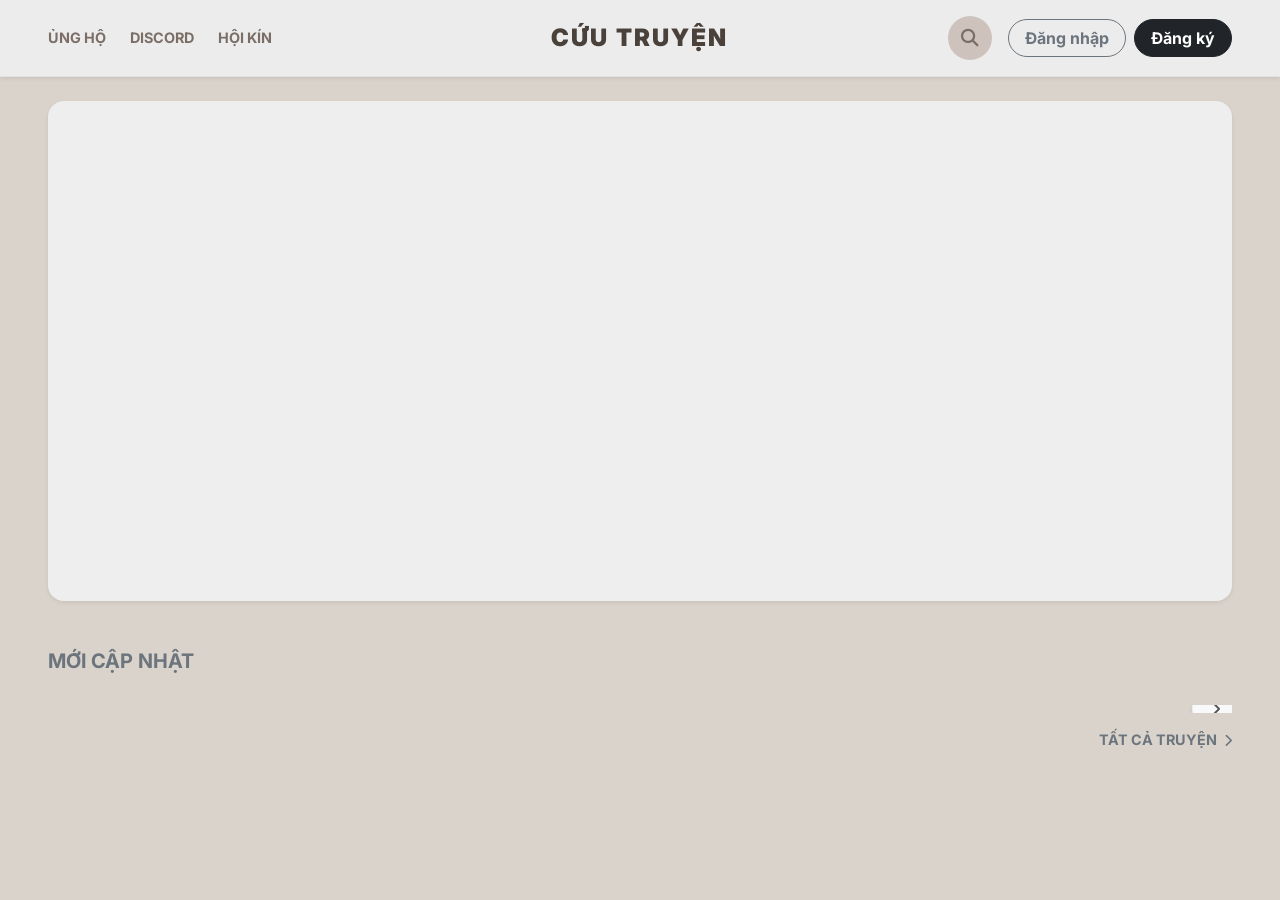
<file: frontend/truyen-theo-doi.html>
<!DOCTYPE html>
<html lang="vi">

<head>
    <meta charset="UTF-8">
    <meta name="viewport" content="width=1200"> <!-- Cố định kích thước cho Desktop -->
    <meta name="description" content="Cứu Truyện - Truyện theo dõi">
    <title>Cứu Truyện - Truyện Theo Dõi</title>

    <!-- Google Fonts: Inter -->
    <link rel="preconnect" href="https://fonts.googleapis.com">
    <link rel="preconnect" href="https://fonts.gstatic.com" crossorigin>
    <link href="https://fonts.googleapis.com/css2?family=Inter:wght@400;500;600;700;800&display=swap" rel="stylesheet">

    <!-- Bootstrap 5 CSS -->
    <link href="https://cdn.jsdelivr.net/npm/bootstrap@5.3.2/dist/css/bootstrap.min.css" rel="stylesheet">

    <!-- FontAwesome Icons -->
    <link rel="stylesheet" href="https://cdnjs.cloudflare.com/ajax/libs/font-awesome/6.4.2/css/all.min.css">

    <!-- Custom CSS -->
    <link rel="stylesheet" href="assets/css/style.css">
    <style>
        /* Trang full grid nên background có thể cần xám đồng bộ hơn */
        body {
            background-color: var(--primary-bg);
        }
    </style>
</head>

<body>

    <!-- Bắt đầu Header (Bê nguyên từ index.html) -->
    <header class="cuutruyen-header sticky-top pt-3 pb-3 shadow-sm">
        <div class="container-fluid px-5">
            <div class="row align-items-center">
                <!-- Navigation Left -->
                <div class="col-5 d-flex align-items-center gap-4 header-links">
                    <a href="#" class="text-decoration-none fw-bold">ỦNG HỘ</a>
                    <a href="#" class="text-decoration-none fw-bold">DISCORD</a>
                    <a href="#" class="text-decoration-none fw-bold">HỘI KÍN</a>
                    <a href="dang-truyen.html" id="navUploadManga" class="text-decoration-none fw-bold d-none">ĐĂNG
                        TRUYỆN</a>
                    <a href="quan-ly-nhom.html" id="navManageGroup" class="text-decoration-none fw-bold d-none">QUẢN LÝ
                        NHÓM</a>
                    <a href="quan-ly-he-thong.html" id="navSystemAdmin" class="text-decoration-none fw-bold d-none">QUẢN
                        TRỊ HỆ THỐNG</a>
                </div>

                <!-- Logo Center -->
                <div class="col-2 text-center">
                    <a href="index.html" class="text-decoration-none text-dark fs-4 fw-bold cuutruyen-logo">
                        CỨU TRUYỆN
                    </a>
                </div>

                <!-- Action Icons Right -->
                <div class="col-5 d-flex justify-content-end align-items-center gap-3">
                    <button id="btnSearchToggle" class="btn-circular btn-icon"><i
                            class="fa-solid fa-magnifying-glass"></i></button>

                    <!-- Guest View -->
                    <div id="headerGuestView" class="d-flex align-items-center gap-2">
                        <button class="btn btn-outline-secondary fw-bold rounded-pill px-3" data-bs-toggle="modal"
                            data-bs-target="#loginModal">Đăng nhập</button>
                        <button class="btn btn-dark fw-bold rounded-pill px-3">Đăng ký</button>
                    </div>

                    <!-- Logged In View -->
                    <div id="headerUserView" class="d-flex align-items-center gap-3 d-none">
                        <button class="btn-circular btn-icon"><i class="fa-solid fa-bell"></i></button>
                        <!-- User Avatar & Dropdown -->
                        <div class="dropdown">
                            <!-- Mẫu lấy ký tự đầu tiên của tên (Java Demo): ${#strings.substring(user.name,0,1)} -->
                            <button class="btn-circular btn-user fw-bold border-0" type="button"
                                data-bs-toggle="dropdown" aria-expanded="false">
                                <span id="headerAvatarText">F</span>
                            </button>
                            <ul class="dropdown-menu dropdown-menu-end shadow border-0 mt-2 rounded-3">
                                <li><a class="dropdown-item py-2 fw-medium" href="truyen-theo-doi.html">Truyện theo
                                        dõi</a>
                                </li>
                                <li><a class="dropdown-item py-2 fw-medium" href="truyen-da-doc.html">Truyện đã đọc</a>
                                </li>
                                <li><a class="dropdown-item py-2 fw-medium" href="vi.html">Ví</a></li>
                                <li><a class="dropdown-item py-2 fw-medium d-none" id="menuUploadManga"
                                        href="dang-truyen.html">Đăng truyện</a></li>
                                <li>
                                    <hr class="dropdown-divider">
                                </li>
                                <li><a class="dropdown-item py-2 fw-medium" href="cai-dat.html">Cài đặt</a></li>
                                <li><a class="dropdown-item py-2 text-danger fw-medium" id="btnLogout" href="#">Đăng
                                        xuất</a></li>
                            </ul>
                        </div>
                    </div>
                </div>
            </div>
        </div>
    </header>
    <!-- Kết thúc Header -->

    <!-- Main Content -->
    <main class="py-5">
        <div class="container-fluid px-5 mx-auto" style="max-width: 1400px;">

            <!-- Truyen Theo Doi Section -->
            <section class="recently-updated-section mb-5 position-relative">
                <div class="d-flex justify-content-between align-items-center mb-5">
                    <h4 class="fw-bold fs-5 text-uppercase text-secondary section-title">TRUYỆN THEO DÕI</h4>
                </div>

                <!-- Lưới 5 cột mỗi hàng `row-cols-5` -->
                <div class="row row-cols-5 g-4 pb-5" id="mangaList">
                    <!-- Nội dung sinh ra bằng Javascript -->
                    <div class="col-12 text-center py-5">
                        <div class="spinner-border text-primary" role="status"></div>
                        <p class="mt-2 text-secondary">Đang tải danh sách truyện đang theo dõi...</p>
                    </div>
                </div>

                <!-- Phân trang -->
                <nav aria-label="Page navigation" class="mt-4">
                    <ul class="pagination justify-content-center" id="pagination">
                        <!-- Pagination buttons will be injected here -->
                    </ul>
                </nav>

                <script src="assets/js/api.js"></script>
                <script src="assets/js/script.js"></script>
                <script>
                    document.addEventListener('DOMContentLoaded', async () => {
                        const container = document.getElementById('mangaList');

                        try {
                            const user = JSON.parse(localStorage.getItem('user'));
                            if (!user) {
                                window.location.href = 'index.html';
                                return;
                            }

                            const favorites = await ApiService.getMeFavorites();

                            if (favorites.length === 0) {
                                container.innerHTML = `
                                    <div class="col-12 text-center py-5">
                                        <i class="fa-solid fa-heart-crack fs-1 mb-3 text-secondary opacity-25"></i>
                                        <p class="text-secondary fw-bold">Anh chưa theo dõi truyện nào cả!</p>
                                        <a href="index.html" class="btn btn-primary rounded-pill px-4 mt-2">Khám phá ngay</a>
                                    </div>
                                `;
                                return;
                            }

                            container.innerHTML = favorites.map(manga => `
                                <div class="col">
                                    <div class="manga-card h-100">
                                        <div class="card border-0 bg-transparent h-100">
                                            <div class="manga-cover rounded-3 overflow-hidden position-relative shadow-sm mb-2" style="aspect-ratio: 2/3;">
                                                <a href="chi-tiet-truyen.html?id=${manga.seriesId}" class="d-block w-100 h-100">
                                                    <img src="${getImageUrl(manga.coverUrl) || 'https://placehold.co/300x450?text=No+Cover'}"
                                                        alt="${manga.title}" class="w-100 h-100 object-fit-cover">
                                                </a>
                                            </div>
                                            <div class="card-body p-0 mt-2">
                                                <h6 class="card-title fw-bold text-truncate mb-1">
                                                    <a href="chi-tiet-truyen.html?id=${manga.seriesId}" class="text-dark text-decoration-none">${manga.title}</a>
                                                </h6>
                                                <p class="card-text small text-muted mb-0">${manga.author || 'N/A'}</p>
                                            </div>
                                        </div>
                                    </div>
                                </div>
                            `).join('');

                        } catch (error) {
                            console.error("Error loading favorites:", error);
                            container.innerHTML = '<div class="col-12 text-center py-5 text-danger">Không thể tải dữ liệu. Vui lòng kiểm tra lại!</div>';
                        }
                    });
                </script>

            </section>
        </div>

        <!-- Floating Chat Button-->
        <a href="#" class="floating-chat-btn">
            <i class="fa-brands fa-facebook-messenger"></i>
        </a>

    </main>

    <!-- Search Overlay -->
    <div id="searchOverlay" class="search-overlay d-none">
        <div class="search-overlay-content container mx-auto" style="max-width: 800px; padding-top: 100px;">
            <!-- Search Input Container -->
            <div class="position-relative">
                <input type="text" id="liveSearchInput"
                    class="form-control form-control-lg py-3 px-4 rounded-3 shadow-sm"
                    style="font-size: 1.15rem; border: 2px solid #a2bdf8;" placeholder="Tìm kiếm...">
                <div class="d-flex justify-content-end mt-2">
                    <a href="search.html" class="text-secondary fw-bold text-decoration-none"
                        style="font-size: 0.85rem;">Tìm kiếm nâng cao</a>
                </div>
            </div>

            <!-- Dropdown Results Container -->
            <div id="searchResults"
                class="search-results-dropdown bg-white rounded-3 shadow-lg mt-3 overflow-hidden d-none">
                <div class="list-group list-group-flush" id="searchResultList">
                    <!-- Template Javascript -->
                </div>
                <div class="bg-light p-3 border-top pb-2">
                    <a href="search.html" class="text-secondary text-decoration-none fw-bold"
                        style="font-size: 0.85rem;" id="searchAllText">Tìm tất cả kết quả cho từ khóa</a>
                </div>
            </div>
        </div>
        <!-- Button to close overlay -->
        <button id="closeSearchBtn" class="btn text-secondary position-absolute top-0 end-0 m-4 fs-2 border-0"><i
                class="fa-solid fa-xmark"></i></button>
    </div>

    <!-- Bootstrap 5 JS -->
    <script src="https://cdn.jsdelivr.net/npm/bootstrap@5.3.2/dist/js/bootstrap.bundle.min.js"></script>
    <script src="assets/js/script.js"></script>
</body>

</html>
</file>
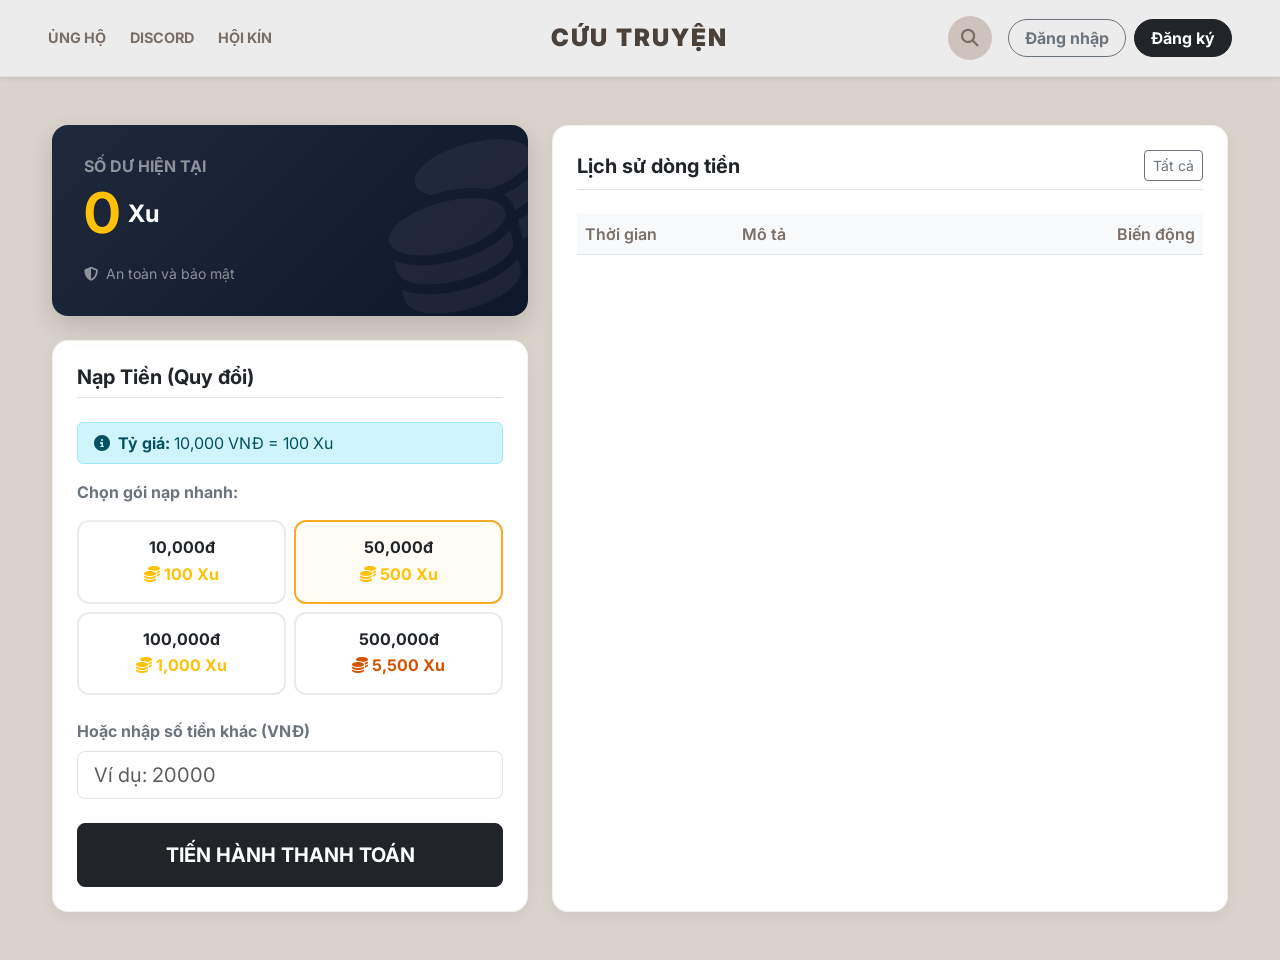
<file: frontend/vi.html>
<!DOCTYPE html>
<html lang="vi">

<head>
    <meta charset="UTF-8">
    <meta name="viewport" content="width=1200">
    <meta name="description" content="Cứu Truyện - Ví & Nạp Tiền">
    <title>Cứu Truyện - Ví Của Tôi</title>

    <!-- Google Fonts: Inter -->
    <link rel="preconnect" href="https://fonts.googleapis.com">
    <link rel="preconnect" href="https://fonts.gstatic.com" crossorigin>
    <link href="https://fonts.googleapis.com/css2?family=Inter:wght@400;500;600;700;800&display=swap" rel="stylesheet">

    <!-- Bootstrap 5 CSS -->
    <link href="https://cdn.jsdelivr.net/npm/bootstrap@5.3.2/dist/css/bootstrap.min.css" rel="stylesheet">

    <!-- FontAwesome Icons -->
    <link rel="stylesheet" href="https://cdnjs.cloudflare.com/ajax/libs/font-awesome/6.4.2/css/all.min.css">

    <!-- Custom CSS -->
    <link rel="stylesheet" href="assets/css/style.css">
    <style>
        body {
            background-color: var(--primary-bg);
        }
        .balance-card {
            background: linear-gradient(135deg, #1e293b 0%, #0f172a 100%);
            border-radius: 16px;
            color: #fff;
            padding: 2rem;
            box-shadow: 0 10px 25px rgba(0,0,0,0.15);
            position: relative;
            overflow: hidden;
        }
        .balance-card::after {
            content: "\f51e"; /* Coin icon */
            font-family: "Font Awesome 6 Free";
            font-weight: 900;
            position: absolute;
            right: -20px;
            bottom: -30px;
            font-size: 10rem;
            color: rgba(255,255,255,0.05);
            transform: rotate(-15deg);
        }
        .deposit-card {
            background-color: #fff;
            border-radius: 16px;
            box-shadow: 0 4px 15px rgba(0,0,0,0.05);
            border: 1px solid rgba(0,0,0,0.05);
        }
        .package-item {
            border: 2px solid #e9ecef;
            border-radius: 12px;
            padding: 1rem;
            cursor: pointer;
            transition: all 0.2s;
            text-align: center;
        }
        .package-item:hover {
            border-color: #a2bdf8;
            background-color: #f8fafe;
        }
        .package-item.active {
            border-color: #f7a928;
            background-color: #fffcf5;
        }
        .history-table th {
            font-weight: 600;
            color: #7a6e67;
            background-color: #f8f9fa;
        }
        .text-income {
            color: #2e7d32;
            font-weight: bold;
        }
        .text-expense {
            color: #c62828;
            font-weight: bold;
        }
    </style>
</head>

<body>
    <!-- Bắt đầu Header -->
    <header class="cuutruyen-header sticky-top pt-3 pb-3 shadow-sm">
        <div class="container-fluid px-5">
            <div class="row align-items-center">
                <div class="col-5 d-flex align-items-center gap-4 header-links">
                    <a href="#" class="text-decoration-none fw-bold">ỦNG HỘ</a>
                    <a href="#" class="text-decoration-none fw-bold">DISCORD</a>
                    <a href="#" class="text-decoration-none fw-bold">HỘI KÍN</a>
                    <a href="dang-truyen.html" id="navUploadManga" class="text-decoration-none fw-bold d-none">ĐĂNG TRUYỆN</a>
                    <a href="quan-ly-nhom.html" id="navManageGroup" class="text-decoration-none fw-bold d-none">QUẢN LÝ NHÓM</a>
                    <a href="quan-ly-he-thong.html" id="navSystemAdmin" class="text-decoration-none fw-bold d-none">QUẢN TRỊ HỆ THỐNG</a>
                </div>
                <div class="col-2 text-center">
                    <a href="index.html" class="text-decoration-none text-dark fs-4 fw-bold cuutruyen-logo">
                        CỨU TRUYỆN
                    </a>
                </div>
                <div class="col-5 d-flex justify-content-end align-items-center gap-3">
                    <button id="btnSearchToggle" class="btn-circular btn-icon"><i class="fa-solid fa-magnifying-glass"></i></button>
                    
                    <!-- Guest View -->
                    <div id="headerGuestView" class="d-flex align-items-center gap-2">
                        <button class="btn btn-outline-secondary fw-bold rounded-pill px-3" data-bs-toggle="modal" data-bs-target="#loginModal">Đăng nhập</button>
                        <button class="btn btn-dark fw-bold rounded-pill px-3">Đăng ký</button>
                    </div>

                    <!-- Logged In View -->
                    <div id="headerUserView" class="d-flex align-items-center gap-3 d-none">
                        <button class="btn-circular btn-icon"><i class="fa-solid fa-bell"></i></button>
                        <div class="dropdown">
                            <button class="btn-circular btn-user fw-bold border-0" type="button" data-bs-toggle="dropdown" aria-expanded="false">
                                <span id="headerAvatarText">F</span>
                            </button>
                            <ul class="dropdown-menu dropdown-menu-end shadow border-0 mt-2 rounded-3">
                                <li><a class="dropdown-item py-2 fw-medium" href="truyen-theo-doi.html">Truyện theo dõi</a></li>
                                <li><a class="dropdown-item py-2 fw-medium" href="truyen-da-doc.html">Truyện đã đọc</a></li>
                                <li><a class="dropdown-item py-2 fw-medium" href="vi.html">Ví</a></li>
                                <li><a class="dropdown-item py-2 fw-medium d-none" id="menuUploadManga" href="dang-truyen.html">Đăng truyện</a></li>
                                <li><a class="dropdown-item py-2 fw-medium" href="cai-dat.html">Cài đặt</a></li>
                                <li><hr class="dropdown-divider"></li>
                                <li><a class="dropdown-item py-2 text-danger fw-medium" id="btnLogout" href="#">Đăng xuất</a></li>
                            </ul>
                        </div>
                    </div>
                </div>
            </div>
        </div>
    </header>

    <main class="py-5">
        <div class="container mx-auto" style="max-width: 1200px;">
            <div class="row g-4">
                <!-- Left Column: Balance & Deposit Form -->
                <div class="col-5">
                    <!-- Dashboard Balance -->
                    <div class="balance-card mb-4">
                        <h6 class="text-uppercase text-white-50 fw-bold mb-1">Số dư hiện tại</h6>
                        <div class="d-flex align-items-center mb-3">
                            <h2 class="display-4 fw-bold mb-0 me-2 text-warning" id="currentBalance">0</h2>
                            <span class="fs-4 fw-bold">Xu</span>
                        </div>
                        <p class="mb-0 text-white-50 small"><i class="fa-solid fa-shield-halved me-1"></i> An toàn và bảo mật</p>
                    </div>

                    <!-- Deposit Section -->
                    <div class="deposit-card p-4">
                        <h5 class="fw-bold fs-5 mb-4 text-dark border-bottom pb-2">Nạp Tiền (Quy đổi)</h5>
                        
                        <div class="alert alert-info py-2" role="alert">
                            <i class="fa-solid fa-circle-info me-2"></i><strong>Tỷ giá:</strong> 10,000 VNĐ = 100 Xu
                        </div>

                        <label class="form-label fw-bold text-secondary mb-3">Chọn gói nạp nhanh:</label>
                        <div class="row g-2 mb-4">
                            <div class="col-6">
                                <div class="package-item" onclick="selectPackage(this, 10000)">
                                    <h6 class="fw-bold text-dark mb-1">10,000đ</h6>
                                    <span class="text-warning fw-bold"><i class="fa-solid fa-coins"></i> 100 Xu</span>
                                </div>
                            </div>
                            <div class="col-6">
                                <div class="package-item active" onclick="selectPackage(this, 50000)">
                                    <h6 class="fw-bold text-dark mb-1">50,000đ</h6>
                                    <span class="text-warning fw-bold"><i class="fa-solid fa-coins"></i> 500 Xu</span>
                                </div>
                            </div>
                            <div class="col-6">
                                <div class="package-item" onclick="selectPackage(this, 100000)">
                                    <h6 class="fw-bold text-dark mb-1">100,000đ</h6>
                                    <span class="text-warning fw-bold"><i class="fa-solid fa-coins"></i> 1,000 Xu</span>
                                </div>
                            </div>
                            <div class="col-6">
                                <div class="package-item" onclick="selectPackage(this, 500000)">
                                    <h6 class="fw-bold text-dark mb-1">500,000đ</h6>
                                    <span class="text-warning fw-bold" style="color: #d35400 !important;"><i class="fa-solid fa-coins"></i> 5,500 Xu</span>
                                </div>
                            </div>
                        </div>

                        <div class="mb-4">
                            <label class="form-label fw-bold text-secondary">Hoặc nhập số tiền khác (VNĐ)</label>
                            <input type="number" id="customAmount" class="form-control form-control-lg" placeholder="Ví dụ: 20000" oninput="calculateCustomCoin()">
                            <div class="mt-2 text-success fw-bold d-none" id="customResult">Nhận được: <span>0</span> Xu</div>
                        </div>

                        <button class="btn btn-dark w-100 py-3 fw-bold fs-5 rounded-3">TIẾN HÀNH THANH TOÁN</button>
                    </div>
                </div>

                <!-- Right Column: Transaction History -->
                <div class="col-7">
                    <div class="deposit-card p-4 h-100">
                        <div class="d-flex justify-content-between align-items-center border-bottom pb-2 mb-4">
                            <h5 class="fw-bold fs-5 mb-0 text-dark">Lịch sử dòng tiền</h5>
                            <button class="btn btn-sm btn-outline-secondary">Tất cả</button>
                        </div>

                        <div class="table-responsive">
                            <table class="table table-hover history-table align-middle">
                                <thead>
                                    <tr>
                                        <th style="width: 25%">Thời gian</th>
                                        <th style="width: 45%">Mô tả</th>
                                        <th style="width: 30%" class="text-end">Biến động</th>
                                    </tr>
                                </thead>
                                <tbody id="transactionList">
                                    <!-- Dynamic -->
                                </tbody>
                            </table>
                        </div>
                    </div>
                </div>
            </div>
        </div>
    </main>

    <!-- Search Overlay -->
    <div id="searchOverlay" class="search-overlay d-none">
        <div class="search-overlay-content container mx-auto" style="max-width: 800px; padding-top: 100px;">
            <div class="position-relative">
                <input type="text" id="liveSearchInput" class="form-control form-control-lg py-3 px-4 rounded-3 shadow-sm" style="font-size: 1.15rem; border: 2px solid #a2bdf8;" placeholder="Tìm kiếm...">
                <div class="d-flex justify-content-end mt-2">
                    <a href="search.html" class="text-secondary fw-bold text-decoration-none" style="font-size: 0.85rem;">Tìm kiếm nâng cao</a>
                </div>
            </div>
            <div id="searchResults" class="search-results-dropdown bg-white rounded-3 shadow-lg mt-3 overflow-hidden d-none">
                <div class="list-group list-group-flush" id="searchResultList"></div>
            </div>
        </div>
        <button id="closeSearchBtn" class="btn text-secondary position-absolute top-0 end-0 m-4 fs-2 border-0"><i class="fa-solid fa-xmark"></i></button>
    </div>

    <!-- Bootstrap 5 JS -->
    <script src="https://cdn.jsdelivr.net/npm/bootstrap@5.3.2/dist/js/bootstrap.bundle.min.js"></script>
    <script src="assets/js/api.js"></script>
    <script src="assets/js/script.js"></script>
    <script>
        document.addEventListener('DOMContentLoaded', async () => {
            try {
                const data = await ApiService.getMeWallet();
                const wallet = data.wallet;
                const transactions = data.transactions;

                document.getElementById('currentBalance').textContent = wallet.balance.toLocaleString();
                
                const txList = document.getElementById('transactionList');
                if (transactions.length === 0) {
                    txList.innerHTML = '<tr><td colspan="3" class="text-center py-4 text-muted">Chưa có giao dịch nào.</td></tr>';
                } else {
                    txList.innerHTML = transactions.map(tx => {
                        const date = new Date(tx.createdAt).toLocaleString('vi-VN');
                        const isIncome = tx.amount > 0;
                        const typeClass = isIncome ? 'text-income' : 'text-expense';
                        const typeBadge = isIncome ? 'bg-success' : 'bg-danger';
                        const typeText = isIncome ? 'Thu nhập' : 'Chi tiêu';
                        
                        return `
                            <tr>
                                <td class="text-muted small">${date}</td>
                                <td><span class="badge ${typeBadge} me-2">${typeText}</span> ${tx.note || ''}</td>
                                <td class="text-end ${typeClass}">${isIncome ? '+' : ''}${tx.amount.toLocaleString()} Xu</td>
                            </tr>
                        `;
                    }).join('');
                }
            } catch (err) {
                console.error("Error loading wallet:", err);
            }
        });

        function selectPackage(element, amount) {
            document.querySelectorAll('.package-item').forEach(el => el.classList.remove('active'));
            element.classList.add('active');
            document.getElementById('customAmount').value = '';
            document.getElementById('customResult').classList.add('d-none');
        }

        function calculateCustomCoin() {
            document.querySelectorAll('.package-item').forEach(el => el.classList.remove('active'));
            const input = document.getElementById('customAmount').value;
            const res = document.getElementById('customResult');
            if(input && parseInt(input) > 0) {
                res.classList.remove('d-none');
                res.querySelector('span').textContent = Math.floor(parseInt(input) / 100);
            } else {
                res.classList.add('d-none');
            }
        }
    </script>
</body>

</html>
</file>
<file: frontend/assets/css/style.css>
/* Khởi tạo biến */
:root {
  --primary-bg: #dad3cc;    /* Màu background toàn trang (màu be/xám nhạt giống ảnh) */
  --header-bg: #ececec;     /* Màu header */
  --text-dark: #403632;     /* Màu text tối (nâu đậm xỉn) */
  --text-muted: #8c827c;    /* Text mờ */
  
  /* Màu sắc của Icon Header dựa trên hình */
  --btn-light-bg: #cdc3bc;  /* Màu background của icon (hình kính lúp, chuông) */
  --btn-icon-color: #7b6d65; /* Màu của bản thân cái icon bên trong */
  --btn-user-bg: #aa9b8d;   /* Background của Avatar F */
}

body {
  font-family: 'Inter', sans-serif;
  background-color: var(--primary-bg);
  color: var(--text-dark);
}

/* Header */
.cuutruyen-header {
  background-color: var(--header-bg) !important;
  border-bottom: 1px solid rgba(0,0,0,0.05);
}

.header-links a {
  color: #7a6e67;
  font-size: 0.9rem;
  transition: all 0.2s ease;
}

.header-links a:hover {
  color: #3b322e;
}

.header-links .dropdown-toggle::after {
  display: none;
}

/* Mega-menu style for genres */
.header-links .dropdown-menu {
  border: none;
  border-radius: 16px;
  overflow: hidden;
}

.header-links .dropdown-item {
  color: #555;
  transition: all 0.2s;
}

.header-links .dropdown-item:hover {
  background-color: #f8f9fa;
  color: #000;
  padding-left: 1.25rem;
}

.cuutruyen-logo {
  letter-spacing: 2px;
  color: #4a413b !important;
  font-weight: 900 !important;
}

/* Nút icon trên Header */
.btn-circular {
  border-radius: 50%;
  width: 44px;
  height: 44px;
  display: flex;
  align-items: center;
  justify-content: center;
  border: none;
  transition: opacity 0.2s;
  cursor: pointer;
}

.btn-icon {
  background-color: var(--btn-light-bg);
  color: var(--btn-icon-color);
  font-size: 1.1rem;
}

.btn-icon:hover {
  opacity: 0.8;
}

.btn-user {
  background-color: var(--btn-user-bg);
  color: white;
  font-size: 1.1rem;
}

/* Hero Carousel */
.hero-slide-content {
  height: 520px;
  background-size: cover;
  background-position: center;
}

.hero-overlay {
  position: absolute;
  top: 0; left: 0; right: 0; bottom: 0;
  background: linear-gradient(to top, rgba(0,0,0,0.85) 0%, rgba(0,0,0,0) 65%);
}

.hero-info {
  z-index: 2;
}

.hero-btn {
  background-color: #2e1d19; /* Màu nâu siêu đậm */
  color: #f1ebd8;
  border: none;
  font-size: 15px;
  transition: background-color 0.2s;
}

.hero-btn:hover {
  background-color: #1a0f0d;
}

/* Custom Swiper Pagination for Hero */
.heroSwiper .swiper-pagination-bullet {
  background-color: #999;
  opacity: 0.6;
  width: 14px;
  height: 14px;
  margin: 0 6px !important;
  transition: opacity 0.2s, background-color 0.2s;
}
.heroSwiper .swiper-pagination-bullet-active {
  background-color: #333;
  opacity: 1;
}

/* Swiper của Truyện Mới */
.newMangaSwiper {
  padding-bottom: 10px;
}
.newMangaSwiper .swiper-slide {
  width: calc(100% / 5.5); /* Khoảng 5-6 item trên màn hình */
}

/* Custom Navigation Button cho Truyện Mới */
.custom-swiper-nav {
  width: 45px !important;
  height: 45px !important;
  right: -5px !important;
  background-color: #fff;
  border: 1px solid #eee;
  color: #555 !important;
  z-index: 10;
  top: 40% !important;
}
.custom-swiper-nav.left-nav {
  left: -5px !important;
  right: auto !important;
}
.custom-swiper-nav::after {
  font-size: 18px !important;
  font-weight: bold;
}
.custom-swiper-nav:hover {
  background-color: #f8f9fa;
  color: #000 !important;
}

/* Manga Cards */
.manga-cover {
  aspect-ratio: 2 / 2.8;
}
.manga-cover img {
  transition: transform 0.3s ease;
}
.manga-card:hover .manga-cover img {
  transform: scale(1.06);
}

.chapter-badge {
  font-size: 0.7rem;
  padding: 0.4em 0.8em;
  background-color: rgba(30, 30, 30, 0.9);
}

.line-clamp-2 {
  display: -webkit-box;
  -webkit-line-clamp: 2;
  line-clamp: 2;
  -webkit-box-orient: vertical;  
  overflow: hidden;
}

/* Mới cập nhật (updatedSwiper) */
.updatedSwiper {
  width: 100%;
}
.updatedSwiper .swiper-slide {
  width: calc(100% / 6.5); /* Khoảng 6.5 item trên màn hình */
}

/* ==================================== */
/* OVERLAY TÌM KIẾM (LIVE SEARCH)       */
/* ==================================== */
.search-overlay {
  position: fixed;
  top: 0; left: 0; right: 0; bottom: 0;
  background-color: rgba(240, 242, 245, 0.95);
  z-index: 2000;
  overflow-y: auto;
}
.search-results-dropdown {
  border: 1px solid #eaeaea;
}
.search-result-item {
  transition: background-color 0.2s;
  cursor: pointer;
}
.search-result-item:hover {
  background-color: #f8f9fa;
}
.search-thumb {
  width: 45px;
  height: 60px;
  object-fit: cover;
  border-radius: 4px;
}

/* Floating widgets */
.floating-chat-btn {
  position: fixed;
  bottom: 40px;
  right: 40px;
  background-color: #0084ff;
  color: white;
  width: 65px;
  height: 65px;
  border-radius: 50%;
  display: flex;
  align-items: center;
  justify-content: center;
  font-size: 32px;
  box-shadow: 0 4px 15px rgba(0,0,0,0.2);
  z-index: 1000;
  transition: transform 0.2s;
}

.floating-chat-btn:hover {
  transform: scale(1.1);
  color: white;
}

/* Auth Modals */
.auth-modal .modal-content {
    background: rgba(255, 255, 255, 0.95);
    backdrop-filter: blur(10px);
    border: none;
    border-radius: 20px;
    box-shadow: 0 15px 40px rgba(0,0,0,0.2);
}

.auth-modal .modal-header {
    border-bottom: none;
    padding: 30px 30px 10px;
}

.auth-modal .modal-body {
    padding: 10px 30px 40px;
}

.auth-input {
    background: #f1f3f5;
    border: 2px solid transparent;
    border-radius: 12px;
    padding: 12px 15px;
    transition: all 0.2s;
}

.auth-input:focus {
    background: #fff;
    border-color: #aa9b8d;
    box-shadow: 0 0 0 4px rgba(170, 155, 141, 0.1);
}

.btn-auth-submit {
    background: #2e1d19;
    color: #f1ebd8;
    border: none;
    border-radius: 12px;
    padding: 12px;
    font-weight: 700;
    width: 100%;
    margin-top: 10px;
}

.btn-auth-submit:hover {
    background: #1a1210;
    color: #fff;
}

.user-header-profile {
    display: flex;
    align-items: center;
    gap: 12px;
}

.user-avatar-circle {
    width: 38px;
    height: 38px;
    border-radius: 50%;
    background: #aa9b8d;
    display: flex;
    align-items: center;
    justify-content: center;
    color: white;
    font-weight: bold;
    font-size: 1.1rem;
}
</file>
